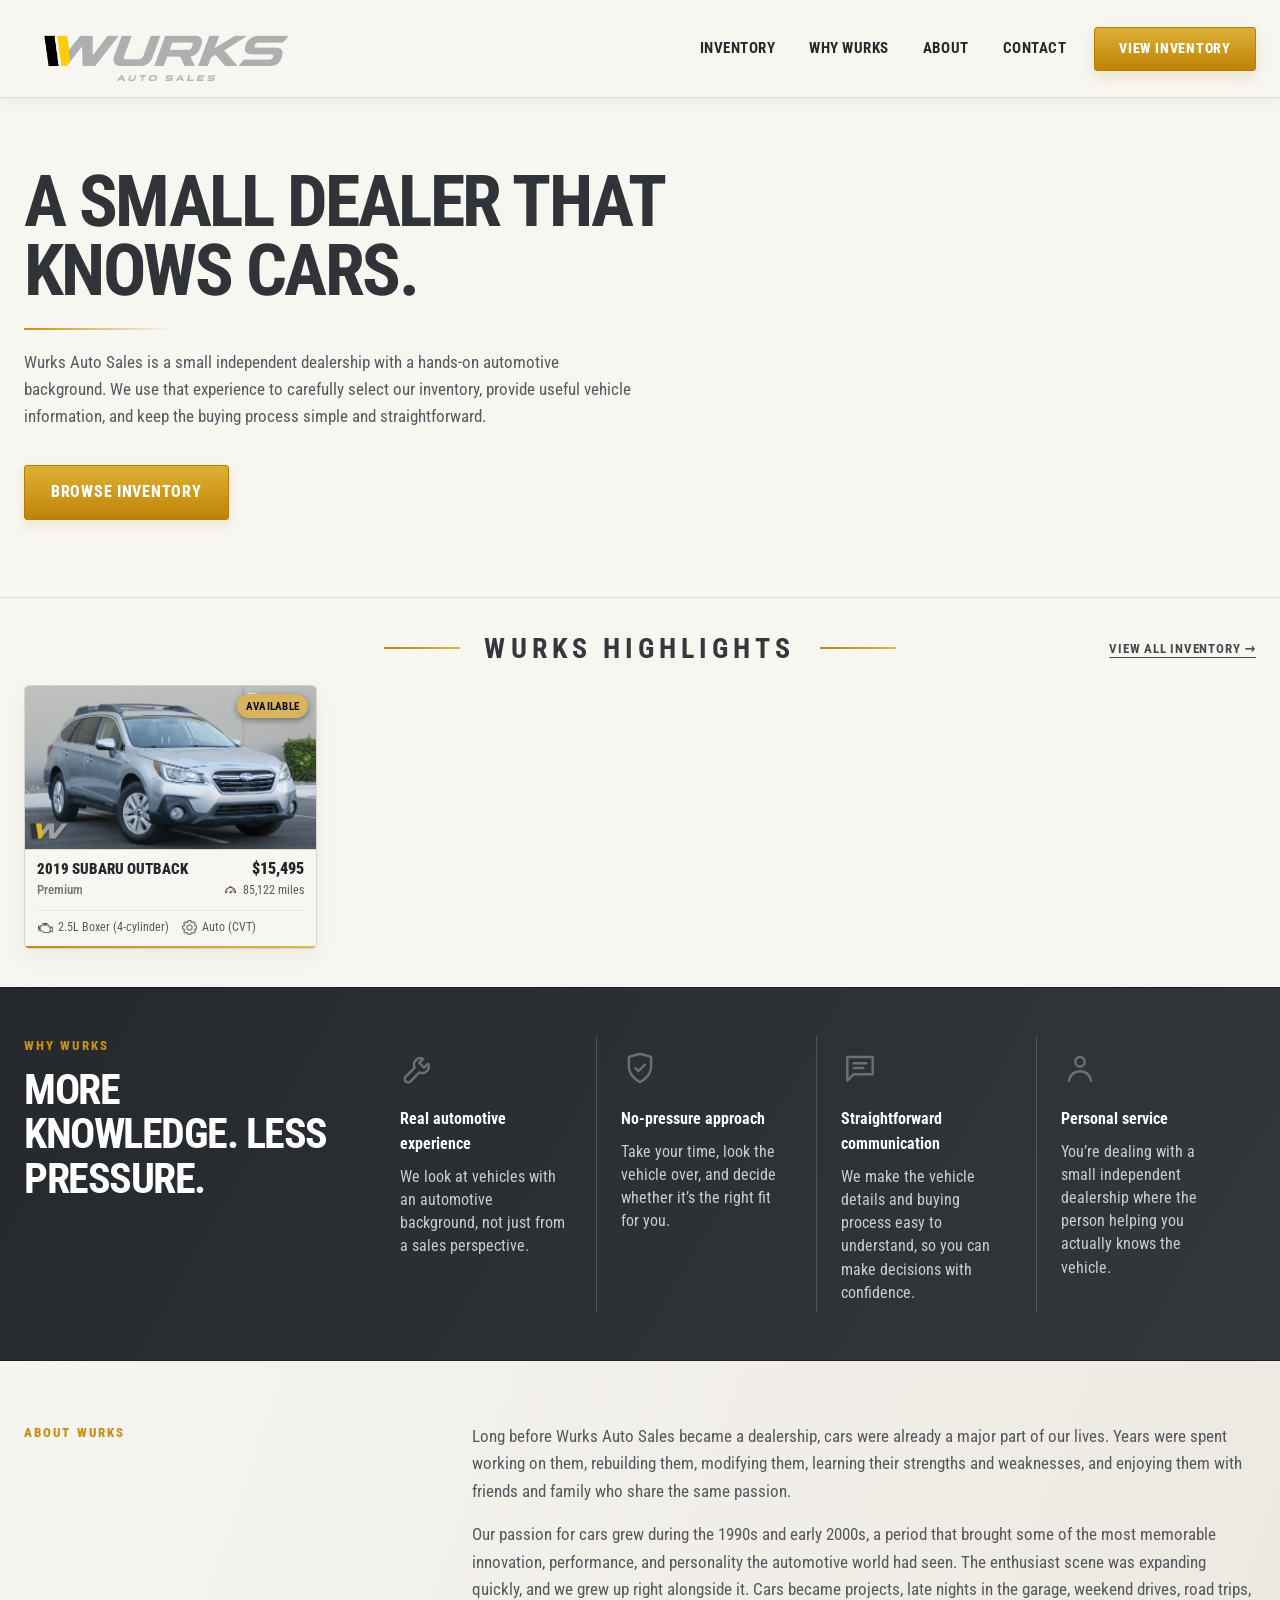
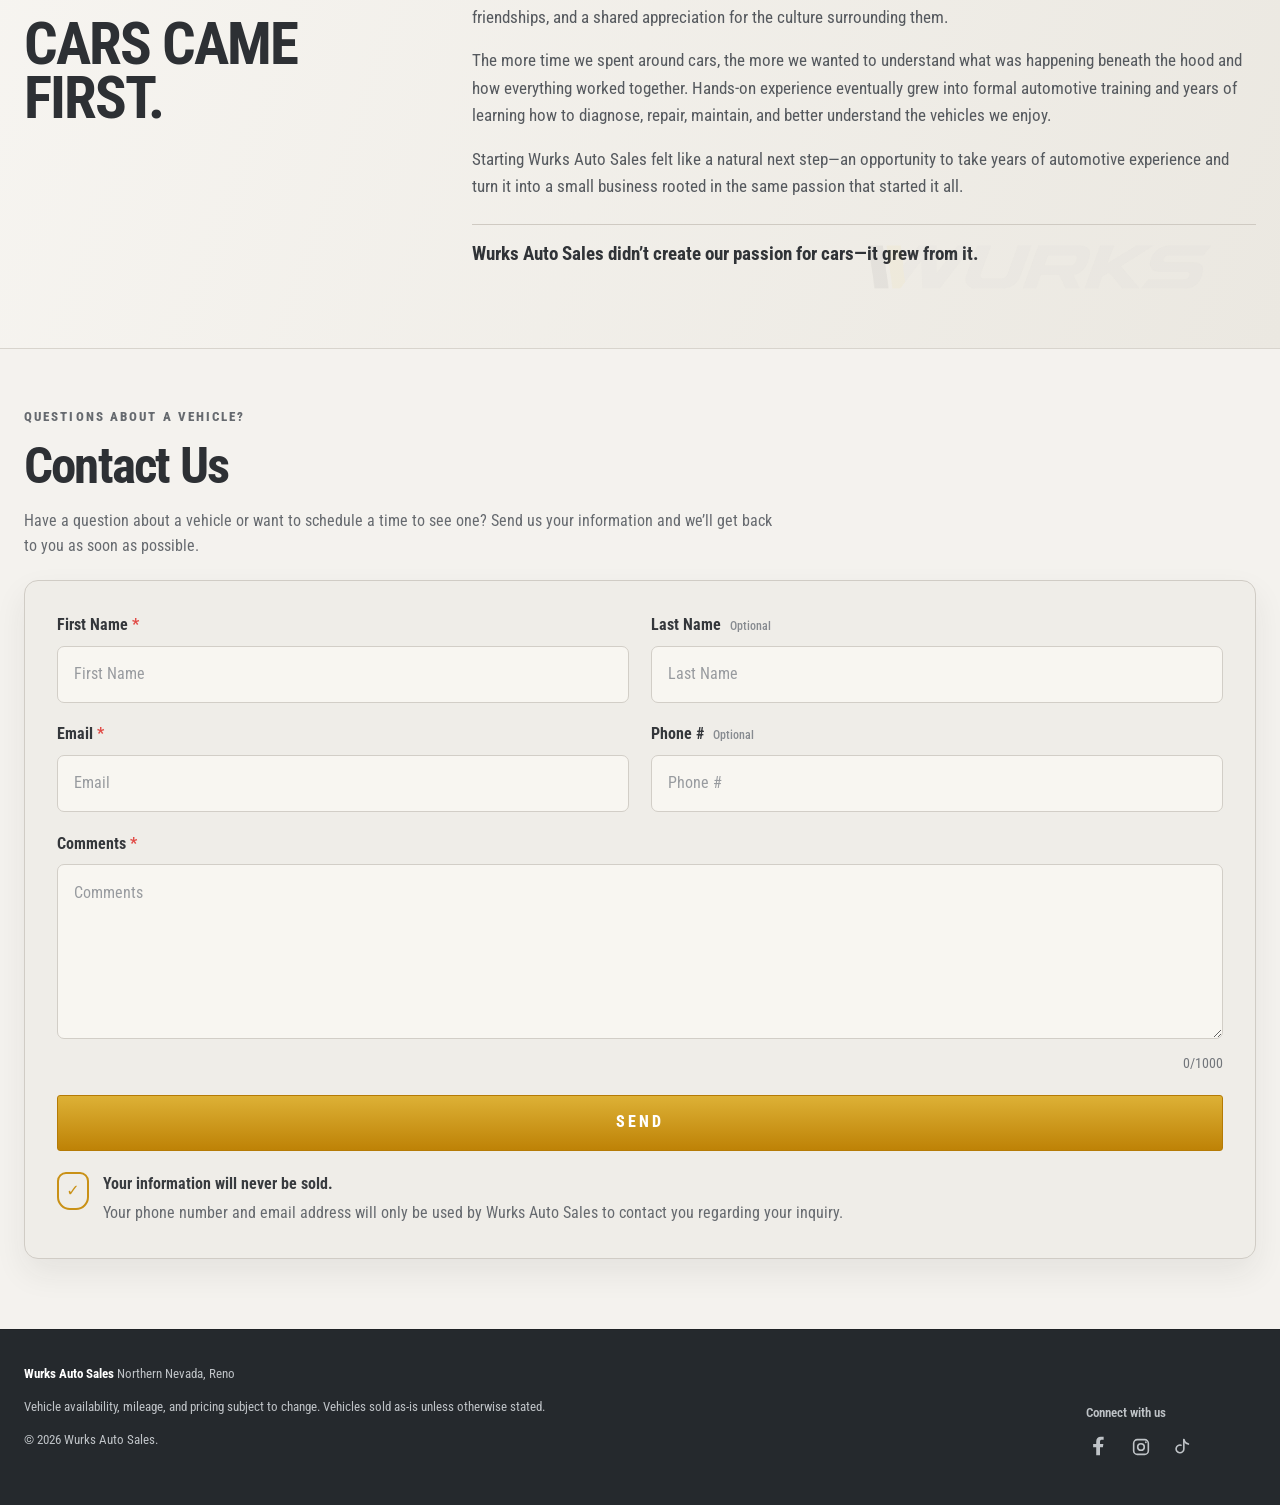
<file: index.html>
<!doctype html>
<html lang="en">
<head>
  <meta charset="utf-8" />
  <meta name="viewport" content="width=device-width, initial-scale=1" />
  <meta name="description" content="Wurks Auto Sales — straightforward used cars in Northern Nevada with transparent out-the-door pricing." />
  <title>Wurks Auto Sales | Northern Nevada Used Cars</title>
  <link rel="icon" type="image/png" sizes="32x32" href="images/favicon-32x32.png?v=7.3.6" />
  <link rel="icon" type="image/png" sizes="16x16" href="images/favicon-16x16.png?v=7.3.6" />
  <link rel="shortcut icon" href="images/favicon.ico?v=7.3.6" />
  <link rel="apple-touch-icon" sizes="180x180" href="images/apple-touch-icon.png?v=7.3.6" />
  <link rel="manifest" href="site.webmanifest?v=7.3.6" />
  <link rel="stylesheet" href="styles.css?v=7.4.2-social-video" />
  <link rel="preconnect" href="https://fonts.googleapis.com">
  <link rel="preconnect" href="https://fonts.gstatic.com" crossorigin>
  <link href="https://fonts.googleapis.com/css2?family=Roboto+Condensed:wght@400;500;600;700&display=swap" rel="stylesheet">
</head>
<body>
  <header class="site-header">
    <a class="brand brand-logo-link" href="index.html" aria-label="Wurks Auto Sales home">
      <span class="site-logo-stack"><img class="site-logo" src="images/wurks-auto-sales-logo.png?v=7.3.2-solid" alt="Wurks Auto Sales"><img class="site-logo-submark" src="images/wurks-auto-sales-submark.png?v=7.3.4" alt="" aria-hidden="true"></span>
    </a>
    <button class="menu-toggle" aria-expanded="false" aria-controls="nav">Menu</button>
    <nav id="nav" class="nav">
      <a href="inventory.html">Inventory</a>
      <a href="#why-wurks">Why Wurks</a>
      <a href="#about">About</a>
      <a href="#contact">Contact</a>
    </nav>
    <a class="header-cta" href="inventory.html">View Inventory</a>
  </header>

  <main>
    <section class="dealer-hero">
      <div class="dealer-hero-copy">
        <h1>A SMALL DEALER THAT KNOWS CARS.</h1>
        <p>Wurks Auto Sales is a small independent dealership with a hands-on automotive background. We use that experience to carefully select our inventory, provide useful vehicle information, and keep the buying process simple and straightforward.</p>
        <a class="button primary hero-cta" href="inventory.html">Browse Inventory</a>
      </div>
      <div class="dealer-hero-visual">
        <div id="hero-vehicle-image" class="hero-vehicle-image" aria-label="Featured vehicle">
          <div class="hero-vehicle-fallback">
            <img src="images/wurks-auto-sales-logo.png?v=7.3.2-solid" alt="">
            <span>Current inventory</span>
          </div>
        </div>
      </div>
    </section>

    <section class="section featured-section">
      <div class="section-heading-row">
        <div>
          <p class="eyebrow">Featured inventory</p>
          <h2>Wurks Highlights</h2>
        </div>
        <a href="inventory.html" class="text-link">View all inventory →</a>
      </div>
      <div id="featured-grid" class="featured-grid dealer-featured-grid"></div>
    </section>

    <section id="why-wurks" class="section why-section">
      <div class="why-panel">
        <div>
          <p class="eyebrow">Why Wurks</p>
          <h2>MORE KNOWLEDGE. LESS PRESSURE.</h2>
        </div>
        <div class="why-grid">
          <div><span class="why-icon" aria-hidden="true"><svg viewBox="0 0 24 24"><path d="M14.7 6.3a4 4 0 0 0-5.4 5.4L3.6 17.4a2 2 0 0 0 3 3l5.7-5.7a4 4 0 0 0 5.4-5.4l-2.5 2.5-3-3 2.5-2.5Z"/></svg></span><strong>Real automotive experience</strong><span>We look at vehicles with an automotive background, not just from a sales perspective.</span></div>
          <div><span class="why-icon" aria-hidden="true"><svg viewBox="0 0 24 24"><path d="M12 21s7-3.5 7-10V5l-7-2-7 2v6c0 6.5 7 10 7 10Z"/><path d="m9 12 2 2 4-4"/></svg></span><strong>No-pressure approach</strong><span>Take your time, look the vehicle over, and decide whether it’s the right fit for you.</span></div>
          <div><span class="why-icon" aria-hidden="true"><svg viewBox="0 0 24 24"><path d="M4 5h16v11H8l-4 4V5Z"/><path d="M8 9h8M8 12h6"/></svg></span><strong>Straightforward communication</strong><span>We make the vehicle details and buying process easy to understand, so you can make decisions with confidence.</span></div>
          <div><span class="why-icon" aria-hidden="true"><svg viewBox="0 0 24 24"><circle cx="12" cy="8" r="3"/><path d="M5 20c.8-4 3-6 7-6s6.2 2 7 6"/></svg></span><strong>Personal service</strong><span>You’re dealing with a small independent dealership where the person helping you actually knows the vehicle.</span></div>
        </div>
      </div>
    </section>

    <section id="about" class="section about-section">
      <p class="eyebrow">About Wurks</p>
      <h2>CARS CAME FIRST.</h2>
      <div class="about-copy">
        <p>Long before Wurks Auto Sales became a dealership, cars were already a major part of our lives. Years were spent working on them, rebuilding them, modifying them, learning their strengths and weaknesses, and enjoying them with friends and family who share the same passion.</p>

        <p>Our passion for cars grew during the 1990s and early 2000s, a period that brought some of the most memorable innovation, performance, and personality the automotive world had seen. The enthusiast scene was expanding quickly, and we grew up right alongside it. Cars became projects, late nights in the garage, weekend drives, road trips, friendships, and a shared appreciation for the culture surrounding them.</p>

        <p>The more time we spent around cars, the more we wanted to understand what was happening beneath the hood and how everything worked together. Hands-on experience eventually grew into formal automotive training and years of learning how to diagnose, repair, maintain, and better understand the vehicles we enjoy.</p>

        <p>Starting Wurks Auto Sales felt like a natural next step—an opportunity to take years of automotive experience and turn it into a small business rooted in the same passion that started it all.</p>

        <p class="about-closing"><strong>Wurks Auto Sales didn’t create our passion for cars—it grew from it.</strong></p>
      </div>
    </section>

    <section id="contact" class="section contact-section contact-form-section">
      <div class="contact-form-intro">
        <p class="eyebrow">Questions about a vehicle?</p>
        <h2>Contact Us</h2>
        <p>Have a question about a vehicle or want to schedule a time to see one? Send us your information and we’ll get back to you as soon as possible.</p>
      </div>

      <form id="contact-form" class="contact-submission-form" action="https://formsubmit.co/sales@wurksauto.com" method="POST">
        <input type="hidden" name="_subject" value="New Wurks Auto Sales Website Inquiry">
        <input type="hidden" name="_template" value="table">
        <input type="text" name="_honey" class="form-honeypot" tabindex="-1" autocomplete="off">

        <div class="contact-form-grid">
          <div class="form-field">
            <label for="contact-first-name">First Name <span class="required-mark">*</span></label>
            <input id="contact-first-name" name="First Name" type="text" placeholder="First Name" autocomplete="given-name" required>
          </div>
          <div class="form-field">
            <label for="contact-last-name">Last Name <span class="optional-label">Optional</span></label>
            <input id="contact-last-name" name="Last Name" type="text" placeholder="Last Name" autocomplete="family-name">
          </div>
          <div class="form-field">
            <label for="contact-email">Email <span class="required-mark">*</span></label>
            <input id="contact-email" name="email" type="email" placeholder="Email" autocomplete="email" required>
          </div>
          <div class="form-field">
            <label for="contact-phone">Phone # <span class="optional-label">Optional</span></label>
            <input id="contact-phone" name="Phone" type="tel" placeholder="Phone #" autocomplete="tel">
          </div>
          <div class="form-field form-field-full">
            <label for="contact-comments">Comments <span class="required-mark">*</span></label>
            <textarea id="contact-comments" name="Comments" placeholder="Comments" maxlength="1000" required></textarea>
            <div class="comment-count"><span id="comment-count">0</span>/1000</div>
          </div>
        </div>
        <button class="contact-submit-button" type="submit">Send</button>
        <div class="contact-privacy-note">
          <div class="privacy-shield" aria-hidden="true">✓</div>
          <div>
            <strong>Your information will never be sold.</strong>
            <p>Your phone number and email address will only be used by Wurks Auto Sales to contact you regarding your inquiry.</p>
          </div>
        </div>
      </form>
    </section>
  </main>

  <footer class="homepage-footer">
    <div class="footer-layout">
      <div class="footer-copy">
        <div><strong>Wurks Auto Sales</strong><span> Northern Nevada, Reno</span></div>
        <p>Vehicle availability, mileage, and pricing subject to change. Vehicles sold as-is unless otherwise stated.</p>
        <p>&copy; <span id="year"></span> Wurks Auto Sales.</p>
      </div>

      <div class="footer-social" aria-label="Social media">
        <div class="footer-social-title">Connect with us</div>
        <div class="footer-social-icons">
          <span class="footer-social-icon" aria-label="Facebook" title="Facebook">
            <svg viewBox="0 0 24 24" aria-hidden="true">
              <path d="M14.2 8.3h3.1V4.2c-.5-.1-2.2-.2-4.1-.2-4 0-6.7 2.4-6.7 6.9v3.8H2v4.6h4.5V31h5.5V19.3h4.2l.7-4.6H12v-3.3c0-1.3.4-3.1 2.2-3.1Z" transform="scale(.75) translate(4 -3)"></path>
            </svg>
          </span>

          <span class="footer-social-icon" aria-label="Instagram" title="Instagram">
            <svg viewBox="0 0 24 24" aria-hidden="true">
              <rect x="4" y="4" width="16" height="16" rx="4"></rect>
              <circle cx="12" cy="12" r="3.6"></circle>
              <circle class="social-dot" cx="17.3" cy="6.8" r="1"></circle>
            </svg>
          </span>

          <a class="footer-social-icon footer-social-link" href="https://vm.tiktok.com/ZP9SQeMcSucTW-l1Wd0/" target="_blank" rel="noopener noreferrer" aria-label="TikTok" title="TikTok">
            <svg viewBox="0 0 24 24" aria-hidden="true">
              <path d="M14 4v10.1a4.2 4.2 0 1 1-3.1-4.1"></path>
              <path d="M14 4c.8 2.7 2.4 4.2 5 4.8"></path>
            </svg>
          </a>
        </div>
      </div>
    </div>
  </footer>

  <template id="vehicle-template">
    <article class="vehicle-card">
      <div class="vehicle-photo">
        <span class="status"></span>
        <div class="photo-placeholder">Add Vehicle Photo</div>
      </div>
      <div class="vehicle-body">
        <div class="vehicle-title-row">
          <h3 class="vehicle-name"></h3>
          <strong class="vehicle-price"></strong>
        </div>
        <div class="vehicle-meta-row">
          <span class="vehicle-mileage"></span>
        </div>
        <div class="specs"></div>
        <p class="vehicle-desc"></p>
        <a class="button secondary details-button" href="#">View Details</a>
      </div>
    </article>
  </template>
  <script>
    document.write('<script src="inventory.js?v=' + Date.now() + '"><\/script>');
  </script>

<script src="script.js?v=7.4.2-social-video"></script>
</body>
</html>
</file>
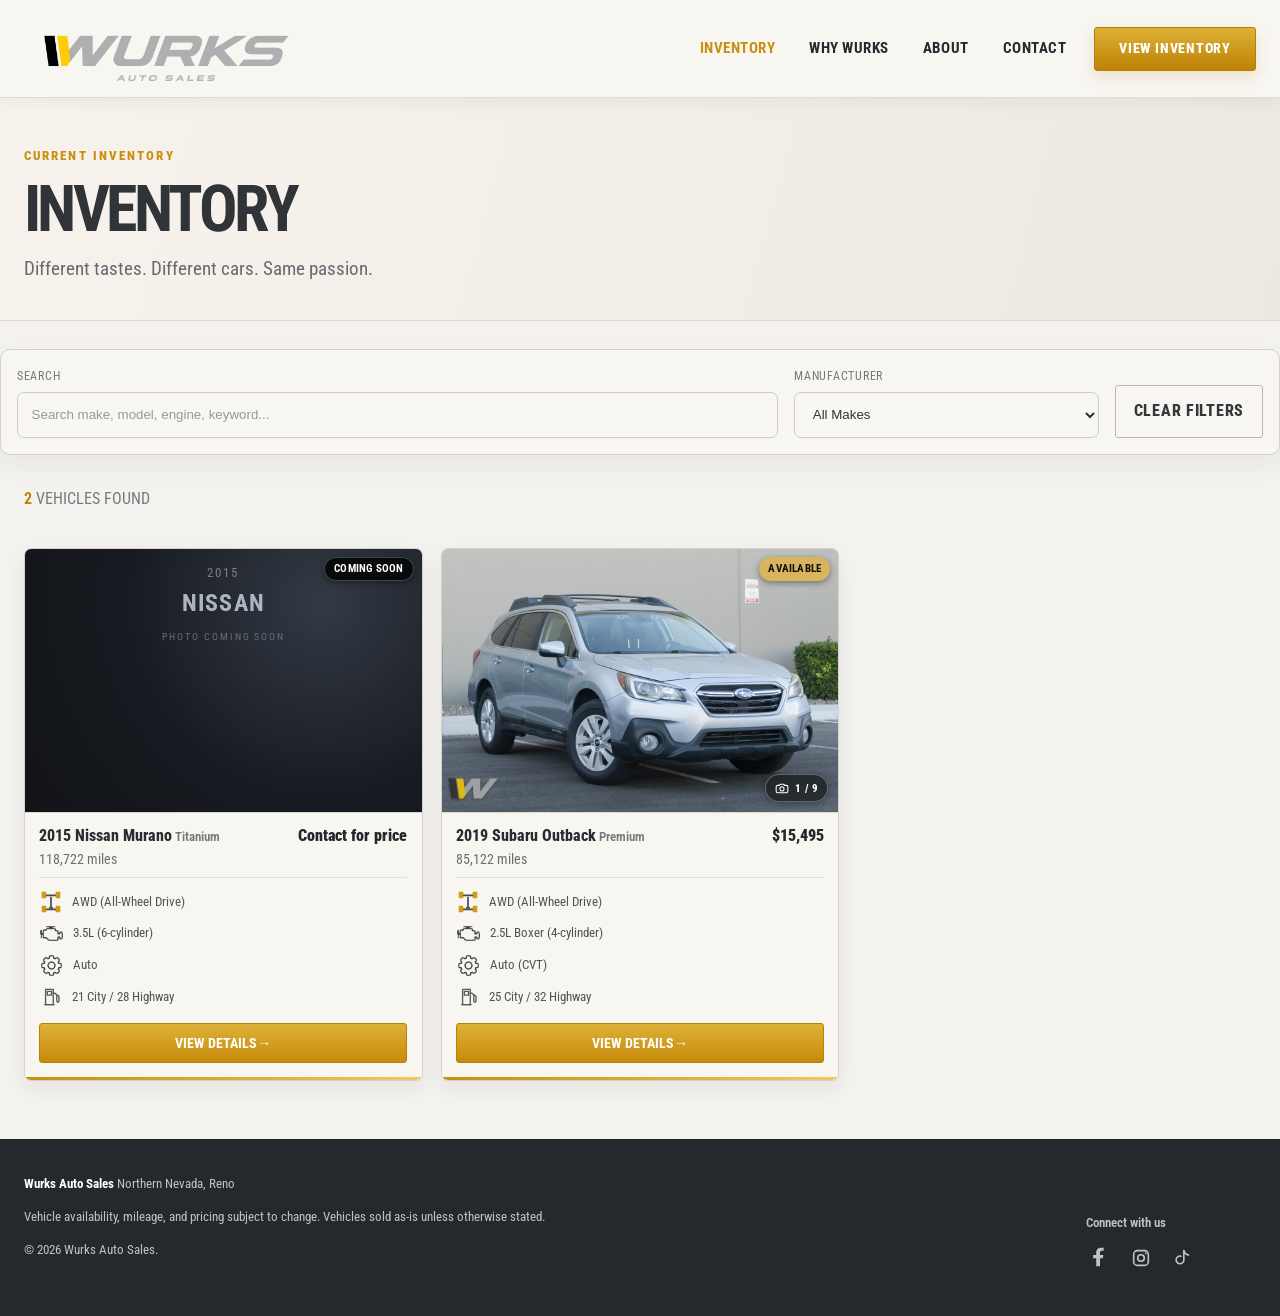
<file: inventory.html>
<!doctype html>
<html lang="en">
<head>
  <meta charset="utf-8" />
  <meta name="viewport" content="width=device-width, initial-scale=1" />
  <meta name="description" content="Browse current used vehicle inventory from Wurks Auto Sales in Northern Nevada." />
  <title>Inventory | Wurks Auto Sales</title>
  <link rel="icon" type="image/png" sizes="32x32" href="images/favicon-32x32.png?v=7.3.6" />
  <link rel="icon" type="image/png" sizes="16x16" href="images/favicon-16x16.png?v=7.3.6" />
  <link rel="shortcut icon" href="images/favicon.ico?v=7.3.6" />
  <link rel="apple-touch-icon" sizes="180x180" href="images/apple-touch-icon.png?v=7.3.6" />
  <link rel="manifest" href="site.webmanifest?v=7.3.6" />
  <link rel="stylesheet" href="styles.css?v=7.4.2-social-video" />
  <link rel="preconnect" href="https://fonts.googleapis.com">
  <link rel="preconnect" href="https://fonts.gstatic.com" crossorigin>
  <link href="https://fonts.googleapis.com/css2?family=Roboto+Condensed:wght@400;500;600;700&display=swap" rel="stylesheet">
</head>
<body>
  <header class="site-header">
    <a class="brand brand-logo-link" href="index.html" aria-label="Wurks Auto Sales home">
      <span class="site-logo-stack"><img class="site-logo" src="images/wurks-auto-sales-logo.png?v=7.3.2-solid" alt="Wurks Auto Sales"><img class="site-logo-submark" src="images/wurks-auto-sales-submark.png?v=7.3.4" alt="" aria-hidden="true"></span>
    </a>
    <button class="menu-toggle" aria-expanded="false" aria-controls="nav">Menu</button>
    <nav id="nav" class="nav">
      <a class="active" href="inventory.html">Inventory</a>
      <a href="index.html#why-wurks">Why Wurks</a>
      <a href="index.html#about">About</a>
      <a href="index.html#contact">Contact</a>
    </nav>
    <a class="header-cta" href="inventory.html">View Inventory</a>
  </header>

  <main class="inventory-page dealer-inventory-page">
    <section class="inventory-hero compact">
      <p class="eyebrow">Current inventory</p>
      <h1>Inventory</h1>
      <p>Different tastes. Different cars. Same passion.</p>
    </section>

    <section class="inventory-controls dealer-controls">
      <div class="search-wrap">
        <label for="inventory-search">Search</label>
        <input id="inventory-search" type="search" placeholder="Search make, model, engine, keyword...">
      </div>
      <div>
        <label for="make-filter">Manufacturer</label>
        <select id="make-filter">
          <option value="all">All Makes</option>
        </select>
      </div>
      <button id="clear-filters" class="button secondary clear-filter-button" type="button">Clear Filters</button>
    </section>

    <section class="inventory-results-head">
      <p><strong id="inventory-count">0</strong> vehicles found</p>
    </section>

    <section class="section inventory-list-section">
      <div id="inventory-grid" class="inventory-grid dealer-inventory-grid"></div>
      <div id="no-results" class="no-results" hidden>
        <h2>No vehicles match those filters.</h2>
        <p>Try another manufacturer or search term.</p>
      </div>
    </section>
  </main>

  <footer class="homepage-footer">
    <div class="footer-layout">
      <div class="footer-copy">
        <div><strong>Wurks Auto Sales</strong><span> Northern Nevada, Reno</span></div>
        <p>Vehicle availability, mileage, and pricing subject to change. Vehicles sold as-is unless otherwise stated.</p>
        <p>&copy; <span id="year"></span> Wurks Auto Sales.</p>
      </div>

      <div class="footer-social" aria-label="Social media">
        <div class="footer-social-title">Connect with us</div>
        <div class="footer-social-icons">
          <span class="footer-social-icon" aria-label="Facebook" title="Facebook">
            <svg viewBox="0 0 24 24" aria-hidden="true">
              <path d="M14.2 8.3h3.1V4.2c-.5-.1-2.2-.2-4.1-.2-4 0-6.7 2.4-6.7 6.9v3.8H2v4.6h4.5V31h5.5V19.3h4.2l.7-4.6H12v-3.3c0-1.3.4-3.1 2.2-3.1Z" transform="scale(.75) translate(4 -3)"></path>
            </svg>
          </span>

          <span class="footer-social-icon" aria-label="Instagram" title="Instagram">
            <svg viewBox="0 0 24 24" aria-hidden="true">
              <rect x="4" y="4" width="16" height="16" rx="4"></rect>
              <circle cx="12" cy="12" r="3.6"></circle>
              <circle class="social-dot" cx="17.3" cy="6.8" r="1"></circle>
            </svg>
          </span>

          <a class="footer-social-icon footer-social-link" href="https://vm.tiktok.com/ZP9SQeMcSucTW-l1Wd0/" target="_blank" rel="noopener noreferrer" aria-label="TikTok" title="TikTok">
            <svg viewBox="0 0 24 24" aria-hidden="true">
              <path d="M14 4v10.1a4.2 4.2 0 1 1-3.1-4.1"></path>
              <path d="M14 4c.8 2.7 2.4 4.2 5 4.8"></path>
            </svg>
          </a>
        </div>
      </div>
    </div>
  </footer>

  <template id="vehicle-template">
    <article class="vehicle-card">
      <div class="vehicle-photo">
        <span class="status"></span>
        <div class="photo-placeholder">Add Vehicle Photo</div>
      </div>
      <div class="vehicle-body">
        <div class="vehicle-title-row">
          <h3 class="vehicle-name"></h3>
          <strong class="vehicle-price"></strong>
        </div>
        <div class="vehicle-meta-row">
          <span class="vehicle-mileage"></span>
        </div>
        <div class="specs"></div>
        <p class="vehicle-desc"></p>
        <a class="button secondary details-button" href="#">View Details</a>
      </div>
    </article>
  </template>
  <script>
    document.write('<script src="inventory.js?v=' + Date.now() + '"><\/script>');
  </script>

<script src="script.js?v=7.4.2-social-video"></script>
</body>
</html>
</file>
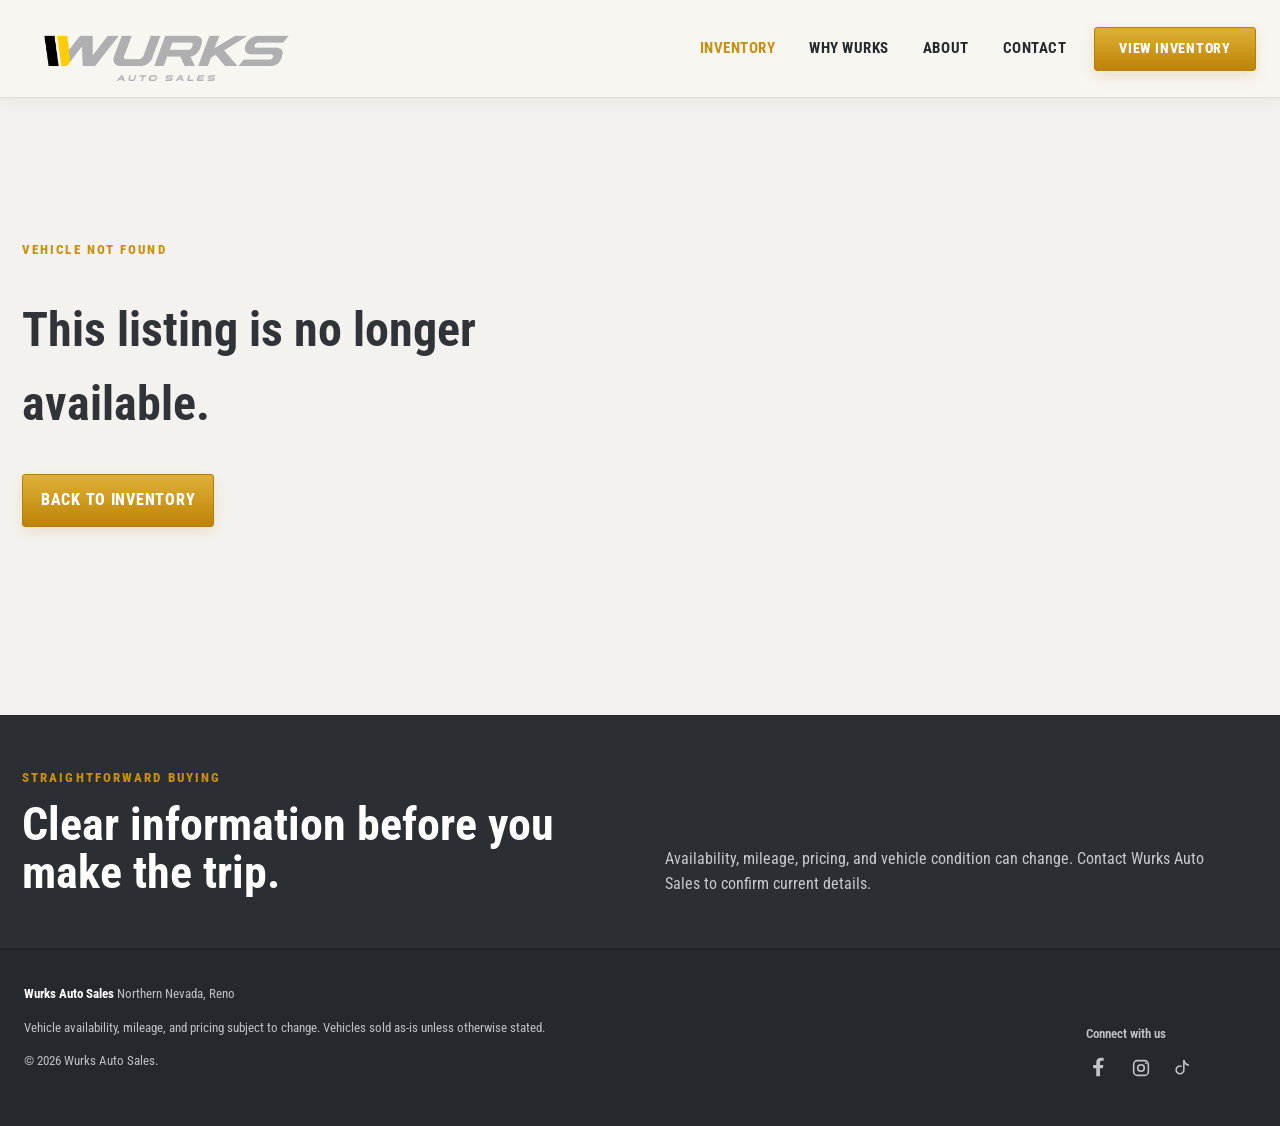
<file: vehicle.html>
<!doctype html>
<html lang="en">
<head>
  <meta charset="utf-8" />
  <meta name="viewport" content="width=device-width, initial-scale=1" />
  <meta name="description" content="Vehicle details from Wurks Auto Sales in Northern Nevada." />
  <title>Vehicle | Wurks Auto Sales</title>
  <link rel="icon" type="image/png" sizes="32x32" href="images/favicon-32x32.png?v=7.3.6" />
  <link rel="icon" type="image/png" sizes="16x16" href="images/favicon-16x16.png?v=7.3.6" />
  <link rel="shortcut icon" href="images/favicon.ico?v=7.3.6" />
  <link rel="apple-touch-icon" sizes="180x180" href="images/apple-touch-icon.png?v=7.3.6" />
  <link rel="manifest" href="site.webmanifest?v=7.3.6" />
  <link rel="preconnect" href="https://fonts.googleapis.com">
  <link rel="preconnect" href="https://fonts.gstatic.com" crossorigin>
  <link href="https://fonts.googleapis.com/css2?family=Roboto+Condensed:wght@400;500;600;700&display=swap" rel="stylesheet">
  <link rel="stylesheet" href="styles.css?v=7.4.2-social-video" />
</head>
<body>
  <header class="site-header">
    <a class="brand brand-logo-link" href="index.html" aria-label="Wurks Auto Sales home">
      <span class="site-logo-stack"><img class="site-logo" src="images/wurks-auto-sales-logo.png?v=7.3.2-solid" alt="Wurks Auto Sales"><img class="site-logo-submark" src="images/wurks-auto-sales-submark.png?v=7.3.4" alt="" aria-hidden="true"></span>
    </a>
    <button class="menu-toggle" aria-expanded="false" aria-controls="nav">Menu</button>
    <nav id="nav" class="nav">
      <a class="active" href="inventory.html">Inventory</a>
      <a href="index.html#why-wurks">Why Wurks</a>
      <a href="index.html#about">About</a>
      <a href="index.html#contact">Contact</a>
    </nav>
    <a class="header-cta" href="inventory.html">View Inventory</a>
  </header>

  <main id="vehicle-detail" class="vehicle-detail-page">
    <div class="detail-breadcrumb"><a href="index.html">Home</a><span>›</span><a href="inventory.html">Inventory</a><span>›</span><span id="detail-breadcrumb-name">Vehicle</span></div>
    <section class="detail-layout dealer-detail-layout">
      <div class="detail-gallery dealer-detail-gallery">
        <div id="detail-main-photo" class="detail-main-photo">
          <button id="detail-photo-prev" class="detail-photo-arrow detail-photo-prev" type="button" aria-label="Previous vehicle photo"><svg class="photo-arrow-icon" viewBox="0 0 24 24" aria-hidden="true"><path d="M15 5l-7 7 7 7"></path></svg></button>
          <button id="detail-photo-next" class="detail-photo-arrow detail-photo-next" type="button" aria-label="Next vehicle photo"><svg class="photo-arrow-icon" viewBox="0 0 24 24" aria-hidden="true"><path d="M9 5l7 7-7 7"></path></svg></button>
        </div>
                <div id="detail-thumbnails" class="detail-thumbnails"></div>
        <section id="detail-video-section" class="detail-video-section" hidden aria-labelledby="detail-video-title">
          <div class="detail-video-heading">
            <p class="eyebrow">Vehicle video</p>
            <h2 id="detail-video-title">See the video for this vehicle</h2>
          </div>
          <div id="detail-video-links" class="detail-video-links"></div>
        </section>
      </div>
      <div class="detail-summary dealer-detail-summary">
        <p id="detail-kicker" class="eyebrow"></p>
        <div id="detail-status-banner" class="detail-status-banner" hidden></div>
        <h1 id="detail-name"></h1>
        <strong id="detail-price" class="detail-price"></strong>
        <div id="detail-vin-wrap" class="detail-vin-bar" hidden>
          <span class="detail-vin-label">VIN</span>
          <strong id="detail-vin"></strong>
        </div>

        <div class="detail-spec-grid">
          <div><span>Mileage</span><strong id="detail-miles"></strong></div>
          <div><span>Title</span><strong id="detail-title"></strong></div>
          <div><span>Drivetrain</span><strong id="detail-drive"></strong></div>
          <div><span>Engine</span><strong id="detail-engine"></strong></div>
          <div><span>Transmission</span><strong id="detail-transmission"></strong></div>
          <div><span>Fuel Economy</span><strong id="detail-fuel-economy"></strong></div>
        </div>
        <p id="detail-description" class="detail-description"></p>
        <div class="disclosure-box"><span>Vehicle notes</span><p id="detail-note"></p></div>
        <div class="detail-actions">
          <a id="detail-contact" class="button primary" href="index.html#contact">Ask About This Vehicle</a>
          <a id="detail-keep-shopping" class="button secondary" href="inventory.html">Keep Shopping</a>
        </div>
      </div>
    </section>
  </main>

  <section class="buyer-banner">
    <div><p class="eyebrow">Straightforward buying</p><h2>Clear information before you make the trip.</h2></div>
    <p>Availability, mileage, pricing, and vehicle condition can change. Contact Wurks Auto Sales to confirm current details.</p>
  </section>

  <footer class="homepage-footer">
    <div class="footer-layout">
      <div class="footer-copy">
        <div><strong>Wurks Auto Sales</strong><span> Northern Nevada, Reno</span></div>
        <p>Vehicle availability, mileage, and pricing subject to change. Vehicles sold as-is unless otherwise stated.</p>
        <p>&copy; <span id="year"></span> Wurks Auto Sales.</p>
      </div>

      <div class="footer-social" aria-label="Social media">
        <div class="footer-social-title">Connect with us</div>
        <div class="footer-social-icons">
          <span class="footer-social-icon" aria-label="Facebook" title="Facebook">
            <svg viewBox="0 0 24 24" aria-hidden="true">
              <path d="M14.2 8.3h3.1V4.2c-.5-.1-2.2-.2-4.1-.2-4 0-6.7 2.4-6.7 6.9v3.8H2v4.6h4.5V31h5.5V19.3h4.2l.7-4.6H12v-3.3c0-1.3.4-3.1 2.2-3.1Z" transform="scale(.75) translate(4 -3)"></path>
            </svg>
          </span>

          <span class="footer-social-icon" aria-label="Instagram" title="Instagram">
            <svg viewBox="0 0 24 24" aria-hidden="true">
              <rect x="4" y="4" width="16" height="16" rx="4"></rect>
              <circle cx="12" cy="12" r="3.6"></circle>
              <circle class="social-dot" cx="17.3" cy="6.8" r="1"></circle>
            </svg>
          </span>

          <a class="footer-social-icon footer-social-link" href="https://vm.tiktok.com/ZP9SQeMcSucTW-l1Wd0/" target="_blank" rel="noopener noreferrer" aria-label="TikTok" title="TikTok">
            <svg viewBox="0 0 24 24" aria-hidden="true">
              <path d="M14 4v10.1a4.2 4.2 0 1 1-3.1-4.1"></path>
              <path d="M14 4c.8 2.7 2.4 4.2 5 4.8"></path>
            </svg>
          </a>
        </div>
      </div>
    </div>
  </footer>
  <script>
    document.write('<script src="inventory.js?v=' + Date.now() + '"><\/script>');
  </script>
<div id="vehicle-inquiry-modal" class="vehicle-inquiry-modal" hidden>
    <div class="vehicle-inquiry-backdrop"></div>
    <div class="vehicle-inquiry-dialog" role="dialog" aria-modal="true" aria-labelledby="vehicle-inquiry-title">
      <button id="vehicle-inquiry-close" class="vehicle-inquiry-close" type="button" aria-label="Close inquiry form">×</button>

      <p class="eyebrow">Vehicle inquiry</p>
      <h2 id="vehicle-inquiry-title">Ask About This Vehicle</h2>
      <p id="vehicle-inquiry-vehicle" class="vehicle-inquiry-vehicle"></p>

      <form id="vehicle-inquiry-form" class="vehicle-inquiry-form">
        <input type="text" name="_honey" class="form-honeypot" tabindex="-1" autocomplete="off">
        <input type="hidden" id="vehicle-inquiry-listing" name="Vehicle">

        <div class="vehicle-inquiry-grid">
          <div class="form-field">
            <label for="vehicle-inquiry-first">First Name <span class="required-mark">*</span></label>
            <input id="vehicle-inquiry-first" name="First Name" type="text" placeholder="First Name" autocomplete="given-name" required>
          </div>

          <div class="form-field">
            <label for="vehicle-inquiry-last">Last Name <span class="optional-label">Optional</span></label>
            <input id="vehicle-inquiry-last" name="Last Name" type="text" placeholder="Last Name" autocomplete="family-name">
          </div>

          <div class="form-field">
            <label for="vehicle-inquiry-email">Email <span class="required-mark">*</span></label>
            <input id="vehicle-inquiry-email" name="email" type="email" placeholder="Email" autocomplete="email" required>
          </div>

          <div class="form-field">
            <label for="vehicle-inquiry-phone">Phone # <span class="optional-label">Optional</span></label>
            <input id="vehicle-inquiry-phone" name="Phone" type="tel" placeholder="Phone #" autocomplete="tel">
          </div>

          <div class="form-field form-field-full">
            <label for="vehicle-inquiry-comments">Comments <span class="required-mark">*</span></label>
            <textarea id="vehicle-inquiry-comments" name="Comments" maxlength="1000" required>I'm interested in this vehicle. Please contact me with more information.</textarea>
            <div class="comment-count"><span id="vehicle-inquiry-count">66</span>/1000</div>
          </div>
        </div>

        <button id="vehicle-inquiry-submit" class="contact-submit-button" type="submit">Send Inquiry</button>

        <div class="contact-privacy-note compact-privacy-note">
          <div class="privacy-shield" aria-hidden="true">✓</div>
          <div>
            <strong>Your information will never be sold.</strong>
            <p>Your phone number and email address will only be used by Wurks Auto Sales to contact you regarding this inquiry.</p>
          </div>
        </div>
      </form>
    </div>
  </div>


<script src="script.js?v=7.4.3-mobile-tiktok-fix"></script></body>
</html>
</file>
<file: styles.css>
:root{--bg:#0d0f12;--panel:#15181d;--soft:#20242b;--text:#f5f7fa;--muted:#a8afb9;--line:#2b3038;--accent:#f4b942;--max:1180px}*{box-sizing:border-box}html{scroll-behavior:smooth}body{margin:0;font-family:Inter,ui-sans-serif,system-ui,-apple-system,BlinkMacSystemFont,"Segoe UI",sans-serif;background:var(--bg);color:var(--text);line-height:1.55}a{color:inherit;text-decoration:none}.site-header{position:sticky;top:0;z-index:10;display:flex;align-items:center;justify-content:space-between;padding:16px max(22px,calc((100vw - var(--max))/2));background:rgba(13,15,18,.92);backdrop-filter:blur(12px);border-bottom:1px solid var(--line)}.brand{display:flex;align-items:center;gap:12px}.brand-mark{display:grid;place-items:center;width:42px;height:42px;border:2px solid var(--accent);font-weight:900;font-size:22px;transform:skew(-7deg)}.brand strong,.brand span{display:block}.brand span{font-size:12px;color:var(--muted);letter-spacing:.08em;text-transform:uppercase}.nav{display:flex;gap:24px;font-size:14px}.nav a:hover{color:var(--accent)}.menu-toggle{display:none}.hero,.section,footer{max-width:var(--max);margin:auto}.hero{min-height:74vh;display:grid;grid-template-columns:1.2fr .8fr;gap:70px;align-items:center;padding:90px 22px}.eyebrow{text-transform:uppercase;letter-spacing:.16em;font-size:12px;font-weight:800;color:var(--accent);margin:0 0 12px}.hero h1{font-size:clamp(44px,7vw,82px);line-height:.98;letter-spacing:-.055em;margin:0;max-width:820px}.hero-text{max-width:720px;font-size:19px;color:var(--muted);margin:24px 0 0}.actions{display:flex;gap:12px;margin-top:32px;flex-wrap:wrap}.button{display:inline-flex;align-items:center;justify-content:center;border-radius:8px;padding:13px 18px;font-weight:800;border:1px solid var(--line);cursor:pointer;font:inherit}.button.primary{background:var(--accent);color:#151515;border-color:var(--accent)}.button.secondary{background:transparent;color:var(--text)}.button:hover{transform:translateY(-1px)}.hero-card{background:linear-gradient(145deg,#1b1f25,#111317);padding:34px;border:1px solid var(--line);border-radius:18px;box-shadow:0 20px 70px rgba(0,0,0,.28)}.hero-card-label{font-size:12px;color:var(--muted);text-transform:uppercase;letter-spacing:.12em}.hero-card>strong{display:block;font-size:30px;line-height:1.1;margin:10px 0}.hero-card p{color:var(--muted)}.mini-grid{display:grid;grid-template-columns:1fr 1fr;margin-top:28px;border-top:1px solid var(--line);border-left:1px solid var(--line)}.mini-grid span{padding:16px;border-right:1px solid var(--line);border-bottom:1px solid var(--line);color:var(--muted)}.mini-grid b{color:var(--text)}.section{padding:88px 22px}.section.muted{max-width:none;padding-left:max(22px,calc((100vw - var(--max))/2));padding-right:max(22px,calc((100vw - var(--max))/2));background:var(--panel);border-block:1px solid var(--line)}.section-heading{display:flex;justify-content:space-between;gap:30px;align-items:end;margin-bottom:34px}.section h2{font-size:clamp(32px,4vw,52px);line-height:1.05;letter-spacing:-.035em;margin:0}.section-heading>p{max-width:520px;color:var(--muted);margin:0}.inventory-grid{display:grid;grid-template-columns:repeat(2,minmax(0,1fr));gap:20px}.vehicle-card{overflow:hidden;background:var(--panel);border:1px solid var(--line);border-radius:16px}.vehicle-photo{height:280px;background:radial-gradient(circle at 75% 20%,#333a45,#171a20 55%,#111317);position:relative;display:grid;place-items:center}.photo-placeholder{color:#7f8792;border:1px dashed #555d68;padding:14px 18px;border-radius:8px}.status{position:absolute;left:16px;top:16px;background:var(--accent);color:#111;padding:6px 10px;border-radius:999px;font-size:11px;font-weight:900;text-transform:uppercase;letter-spacing:.08em}.vehicle-body{padding:22px}.vehicle-top{display:flex;justify-content:space-between;gap:16px}.vehicle-kicker{font-size:12px;text-transform:uppercase;letter-spacing:.12em;color:var(--muted);margin:0 0 6px}.vehicle-name{font-size:26px;line-height:1.1;margin:0}.vehicle-price{font-size:22px;white-space:nowrap}.specs{display:flex;gap:8px;flex-wrap:wrap;margin:18px 0}.specs span{font-size:12px;padding:6px 9px;background:var(--soft);border:1px solid var(--line);border-radius:999px;color:#c9ced5}.vehicle-desc,.about-copy,.contact-section p{color:var(--muted)}.details-button{width:100%;margin-top:8px}.feature-grid{display:grid;grid-template-columns:repeat(3,1fr);gap:18px}.feature-grid article{padding:26px;border:1px solid var(--line);border-radius:14px;background:#111317}.feature-grid span{color:var(--accent);font-weight:900}.feature-grid h3{font-size:23px;margin:26px 0 10px}.feature-grid p{color:var(--muted);margin:0}.about-grid{display:grid;grid-template-columns:.9fr 1.1fr;gap:70px}.about-copy{font-size:19px}.contact-section{display:grid;grid-template-columns:1fr 1fr;gap:50px}.contact-card{border:1px solid var(--line);border-radius:16px;overflow:hidden}.contact-card a,.contact-card div{display:flex;justify-content:space-between;gap:20px;padding:22px;border-bottom:1px solid var(--line)}.contact-card>*:last-child{border-bottom:0}.contact-card span{color:var(--muted)}.contact-card a:hover{background:var(--panel)}footer{padding:32px 22px 55px;border-top:1px solid var(--line);color:var(--muted);font-size:13px}footer strong{color:var(--text)}dialog{max-width:620px;width:calc(100% - 32px);background:#14171c;color:var(--text);border:1px solid var(--line);border-radius:16px;padding:34px}dialog::backdrop{background:rgba(0,0,0,.75)}.dialog-close{position:absolute;right:16px;top:12px;background:none;border:0;color:var(--text);font-size:30px;cursor:pointer}.dialog-note{color:var(--muted);padding:14px;background:var(--soft);border-radius:8px}@media(max-width:760px){.menu-toggle{display:block;background:none;color:var(--text);border:1px solid var(--line);border-radius:7px;padding:8px 10px}.nav{display:none;position:absolute;top:75px;left:0;right:0;background:var(--bg);padding:20px 22px;border-bottom:1px solid var(--line);flex-direction:column}.nav.open{display:flex}.hero{grid-template-columns:1fr;min-height:auto;padding-top:65px;gap:35px}.hero-card{padding:24px}.inventory-grid,.feature-grid,.about-grid,.contact-section{grid-template-columns:1fr}.section-heading{align-items:start;flex-direction:column}.vehicle-photo{height:220px}.vehicle-top{flex-direction:column}.contact-card a,.contact-card div{flex-direction:column;gap:3px}.about-grid{gap:24px}}

/* Featured inventory and full inventory page */
.heading-actions{max-width:520px}.heading-actions p{color:var(--muted);margin:0 0 9px}.text-link{color:var(--accent);font-weight:800;font-size:14px}.text-link:hover{text-decoration:underline}.featured-grid{grid-template-columns:repeat(2,minmax(0,1fr))}.inventory-hero{max-width:var(--max);margin:auto;padding:82px 22px 34px}.inventory-hero h1{font-size:clamp(48px,7vw,82px);line-height:.98;letter-spacing:-.055em;margin:0}.inventory-hero>p:last-child{max-width:720px;color:var(--muted);font-size:18px;margin:22px 0 0}.inventory-page-section{padding-top:28px}.inventory-toolbar{display:grid;grid-template-columns:minmax(190px,260px) minmax(260px,1fr) auto;gap:14px;align-items:end;margin-bottom:28px;padding:18px;background:var(--panel);border:1px solid var(--line);border-radius:14px}.filter-group{display:flex;flex-direction:column;gap:7px}.filter-group label{font-size:11px;text-transform:uppercase;letter-spacing:.11em;color:var(--muted);font-weight:800}.filter-group select,.filter-group input{width:100%;height:46px;padding:0 13px;border-radius:8px;border:1px solid var(--line);background:var(--bg);color:var(--text);font:inherit;outline:none}.filter-group select:focus,.filter-group input:focus{border-color:var(--accent)}.filter-group input::placeholder{color:#747c87}.inventory-count{height:46px;min-width:132px;display:flex;flex-direction:column;justify-content:center;padding:0 14px;border-left:1px solid var(--line)}.inventory-count strong{font-size:19px;line-height:1}.inventory-count span{font-size:11px;color:var(--muted);margin-top:4px}.inventory-grid-three{grid-template-columns:repeat(3,minmax(0,1fr));gap:18px}.inventory-grid-three .vehicle-photo{height:215px}.inventory-grid-three .vehicle-body{padding:18px}.inventory-grid-three .vehicle-name{font-size:22px}.inventory-grid-three .vehicle-price{font-size:18px}.inventory-grid-three .vehicle-top{flex-direction:column;gap:7px}.inventory-grid-three .vehicle-desc{display:-webkit-box;-webkit-line-clamp:3;-webkit-box-orient:vertical;overflow:hidden}.no-results{text-align:center;padding:70px 20px;border:1px dashed var(--line);border-radius:14px}.no-results h2{font-size:30px;margin:0 0 8px}.no-results p{color:var(--muted);margin:0 0 20px}.nav a.active{color:var(--accent)}

@media(max-width:980px){.inventory-grid-three{grid-template-columns:repeat(2,minmax(0,1fr))}.inventory-toolbar{grid-template-columns:1fr 1fr}.inventory-count{grid-column:1/-1;border-left:0;border-top:1px solid var(--line);padding:12px 0 0;height:auto}}
@media(max-width:760px){.featured-grid,.inventory-grid-three{grid-template-columns:1fr}.inventory-toolbar{grid-template-columns:1fr}.inventory-count{grid-column:auto}.inventory-hero{padding-top:56px}.heading-actions{max-width:none}}

/* v3 polish: richer vehicle cards + dedicated detail pages */
.vehicle-card{transition:transform .18s ease,border-color .18s ease,box-shadow .18s ease}.vehicle-card:hover{transform:translateY(-3px);border-color:#3b424d;box-shadow:0 18px 45px rgba(0,0,0,.2)}.vehicle-photo{background-size:cover;background-position:center;overflow:hidden}.vehicle-photo.has-image:after,.detail-main-photo.has-image:after{content:"";position:absolute;inset:0;background:linear-gradient(to bottom,transparent 55%,rgba(0,0,0,.24))}.photo-placeholder{border:0;text-align:center;display:flex;flex-direction:column;gap:2px;text-transform:uppercase;letter-spacing:.12em}.photo-placeholder span{font-size:13px;color:#777f8a}.photo-placeholder strong{font-size:24px;color:#aeb5bf;letter-spacing:.05em}.photo-placeholder small{font-size:10px;color:#666e78;margin-top:5px}.featured-badge{position:absolute;z-index:2;right:16px;top:16px;background:#111317dd;border:1px solid #4c535d;border-radius:999px;padding:6px 10px;font-size:10px;font-weight:900;text-transform:uppercase;letter-spacing:.09em}.status{z-index:2}.status.coming-soon-status{background:#4b515a;color:#fff}.details-button{position:relative}.details-button:after{content:" →"}.inventory-grid-three .vehicle-card{display:flex;flex-direction:column}.inventory-grid-three .vehicle-body{display:flex;flex:1;flex-direction:column}.inventory-grid-three .vehicle-desc{flex:1}.inventory-toolbar{position:sticky;top:83px;z-index:5;box-shadow:0 8px 25px rgba(0,0,0,.15)}
.vehicle-detail-page{max-width:var(--max);margin:auto;padding:42px 22px 88px}.back-link{display:inline-block;color:var(--muted);font-weight:700;font-size:14px;margin:8px 0 28px}.back-link:hover{color:var(--accent)}.detail-layout{display:grid;grid-template-columns:minmax(0,1.15fr) minmax(360px,.85fr);gap:48px;align-items:start}.detail-gallery{min-width:0}.detail-main-photo{height:540px;position:relative;border:1px solid var(--line);border-radius:18px;background:radial-gradient(circle at 75% 20%,#333a45,#171a20 55%,#111317);background-size:cover;background-position:center;display:grid;place-items:center;overflow:hidden}.detail-placeholder{text-align:center;display:flex;flex-direction:column;text-transform:uppercase;letter-spacing:.13em}.detail-placeholder span{color:#777f8a;font-size:18px}.detail-placeholder strong{font-size:42px;color:#b5bbc3}.detail-placeholder small{color:#6f7680;font-size:11px;margin-top:8px}.detail-thumbnails{display:grid;grid-template-columns:repeat(5,1fr);gap:10px;margin-top:12px}.thumb{aspect-ratio:4/3;border:2px solid transparent;border-radius:9px;background-size:cover;background-position:center;cursor:pointer;opacity:.72}.thumb:hover,.thumb.active{opacity:1;border-color:var(--accent)}.detail-summary{position:sticky;top:110px}.detail-summary h1{font-size:clamp(40px,5vw,64px);line-height:.98;letter-spacing:-.045em;margin:0 0 16px}.detail-price{display:block;font-size:30px;color:var(--accent);margin-bottom:26px}.detail-spec-grid{display:grid;grid-template-columns:repeat(3,1fr);border:1px solid var(--line);border-radius:12px;overflow:hidden;margin-bottom:28px}.detail-spec-grid div{padding:16px;border-right:1px solid var(--line)}.detail-spec-grid div:last-child{border-right:0}.detail-spec-grid span,.disclosure-box>span{display:block;color:var(--muted);font-size:10px;text-transform:uppercase;letter-spacing:.12em;font-weight:800;margin-bottom:4px}.detail-spec-grid strong{font-size:14px}.detail-description{color:#c9ced5;font-size:18px}.disclosure-box{margin:24px 0;background:var(--panel);border:1px solid var(--line);border-radius:12px;padding:18px}.disclosure-box p{color:var(--muted);margin:0}.detail-actions{display:flex;gap:10px;flex-wrap:wrap}.detail-not-found{padding:100px 0}.detail-not-found h1{font-size:48px;max-width:650px}.buyer-banner{max-width:none;padding:52px max(22px,calc((100vw - var(--max))/2));background:var(--panel);border-block:1px solid var(--line);display:grid;grid-template-columns:1fr 1fr;gap:50px;align-items:end}.buyer-banner h2{font-size:clamp(30px,4vw,46px);margin:0;line-height:1.05}.buyer-banner>p{color:var(--muted);margin:0;max-width:560px}
@media(max-width:900px){.detail-layout{grid-template-columns:1fr}.detail-summary{position:static}.detail-main-photo{height:480px}.buyer-banner{grid-template-columns:1fr;gap:20px}}
@media(max-width:760px){.inventory-toolbar{position:static}.vehicle-detail-page{padding-top:28px}.detail-main-photo{height:330px}.detail-spec-grid{grid-template-columns:1fr}.detail-spec-grid div{border-right:0;border-bottom:1px solid var(--line)}.detail-spec-grid div:last-child{border-bottom:0}.detail-actions{flex-direction:column}.detail-actions .button{width:100%}.detail-thumbnails{grid-template-columns:repeat(4,1fr)}}

/* v4.1 inventory photo browsing: arrows + picture count only on inventory cards */
.inventory-grid-three .vehicle-photo .photo-count{position:absolute;right:12px;bottom:12px;z-index:3;display:flex;align-items:center;gap:5px;padding:6px 9px;border-radius:999px;background:rgba(10,12,15,.82);border:1px solid rgba(255,255,255,.16);color:#fff;font-size:11px;font-weight:800;line-height:1;backdrop-filter:blur(7px)}
.card-photo-arrow{position:absolute;z-index:4;top:50%;transform:translateY(-50%);width:38px;height:38px;border:1px solid rgba(255,255,255,.25);border-radius:50%;display:grid;place-items:center;background:rgba(10,12,15,.7);color:#fff;font-size:29px;line-height:1;cursor:pointer;opacity:0;transition:opacity .16s ease,background .16s ease}
.card-photo-prev{left:10px}.card-photo-next{right:10px}.inventory-grid-three .vehicle-photo:hover .card-photo-arrow,.card-photo-arrow:focus-visible{opacity:1}.card-photo-arrow:hover{background:rgba(10,12,15,.94)}
@media(max-width:760px){.card-photo-arrow{opacity:1;width:34px;height:34px;font-size:26px}}

/* v4.3 vehicle-detail gallery navigation: keeps restored gallery sizing, adds arrows only */
.detail-photo-arrow{position:absolute;z-index:4;top:50%;transform:translateY(-50%);width:44px;height:44px;border:1px solid rgba(255,255,255,.28);border-radius:50%;display:grid;place-items:center;background:rgba(10,12,15,.72);color:#fff;font-size:32px;line-height:1;cursor:pointer;opacity:.88;transition:opacity .16s ease,background .16s ease}
.detail-photo-prev{left:14px}.detail-photo-next{right:14px}.detail-photo-arrow:hover,.detail-photo-arrow:focus-visible{opacity:1;background:rgba(10,12,15,.94)}
@media(max-width:760px){.detail-photo-arrow{width:38px;height:38px;font-size:28px}.detail-photo-prev{left:10px}.detail-photo-next{right:10px}}


/* v4.4 — clearer vehicle sale status */
.status-sold,
.status-badge.status-sold,
.vehicle-status.status-sold {
  background: #c62828 !important;
  color: #fff !important;
  border-color: #c62828 !important;
}

.status-available,
.status-badge.status-available,
.vehicle-status.status-available {
  /* Preserve the site's existing available styling unless overridden elsewhere. */
}

.detail-sold-banner {
  display: inline-flex;
  align-items: center;
  justify-content: center;
  margin: 0.55rem 0 0.8rem;
  padding: 0.48rem 1.15rem;
  border-radius: 999px;
  background: #c62828;
  color: #fff;
  font-size: 1rem;
  font-weight: 800;
  letter-spacing: 0.12em;
  line-height: 1;
  text-transform: uppercase;
  box-shadow: 0 2px 8px rgba(0,0,0,.16);
}

.status.sold-status {
  background: #c62828 !important;
  color: #fff !important;
  border-color: #c62828 !important;
}

.detail-status-banner {
  display: inline-block;
  margin: 0 0 .7rem;
  padding: .48rem 1.15rem;
  border-radius: 999px;
  background: #c62828;
  color: #fff;
  font-size: 1rem;
  font-weight: 800;
  letter-spacing: .12em;
  line-height: 1;
}
.detail-status-banner[hidden] { display: none; }


/* v5.1 SOLD visibility patch */
.status.sold-status,
.status[data-status="sold"] {
  background: #c62828 !important;
  border-color: #c62828 !important;
  color: #ffffff !important;
}

.detail-status-banner {
  display: inline-flex;
  align-items: center;
  justify-content: center;
  width: fit-content;
  margin: 0 0 .8rem;
  padding: .55rem 1.25rem;
  border-radius: 999px;
  background: #c62828 !important;
  border: 1px solid #a91f1f;
  color: #ffffff !important;
  font-size: 1rem;
  font-weight: 800;
  letter-spacing: .12em;
  line-height: 1;
  text-transform: uppercase;
}

.detail-status-banner[hidden] {
  display: none !important;
}


/* v5.4 — Wurks logo + contact submission form */
.brand-logo-link{display:flex;align-items:center;padding:0}
.site-logo{display:block;width:190px;max-width:42vw;height:auto;object-fit:contain}
.contact-form-section{display:block}
.contact-form-intro{max-width:760px;margin-bottom:1.35rem}
.contact-form-intro h2{margin-bottom:.55rem}
.contact-submission-form{
  border:1px solid rgba(255,255,255,.16);
  border-radius:14px;
  padding:clamp(1.2rem,3vw,2rem);
  background:rgba(255,255,255,.025)
}
.contact-form-grid{display:grid;grid-template-columns:repeat(2,minmax(0,1fr));gap:1.2rem 1.35rem}
.form-field{min-width:0}.form-field-full{grid-column:1/-1}
.form-field label{display:block;margin-bottom:.5rem;font-weight:700;color:#fff}
.required-mark{color:#e14a45}
.optional-label{margin-left:.35rem;color:rgba(255,255,255,.54);font-size:.78rem;font-weight:500}
.contact-submission-form input,.contact-submission-form textarea{
  width:100%;border:1px solid rgba(255,255,255,.22);border-radius:7px;
  background:rgba(255,255,255,.055);color:#fff;padding:.95rem 1rem;font:inherit;outline:none;
  transition:border-color .16s ease,background .16s ease
}
.contact-submission-form input::placeholder,.contact-submission-form textarea::placeholder{color:rgba(255,255,255,.55)}
.contact-submission-form input:focus,.contact-submission-form textarea:focus{border-color:#d7b45d;background:rgba(255,255,255,.075)}
.contact-submission-form textarea{min-height:175px;resize:vertical}
.comment-count{margin-top:.35rem;text-align:right;color:rgba(255,255,255,.66);font-size:.88rem}
.contact-submit-button{
  width:100%;margin-top:1.25rem;border:1px solid #b99543;border-radius:7px;
  background:linear-gradient(180deg,#efd064 0%,#d5ad45 100%);color:#111;
  padding:.92rem 1rem;font:inherit;font-weight:800;letter-spacing:.18em;text-transform:uppercase;cursor:pointer
}
.contact-submit-button:hover{filter:brightness(1.05)}
.contact-privacy-note{display:flex;align-items:flex-start;gap:.9rem;margin-top:1.35rem;color:rgba(255,255,255,.78)}
.contact-privacy-note strong{color:#fff}
.contact-privacy-note p{margin:.25rem 0 0;line-height:1.55}
.privacy-shield{
  flex:0 0 auto;display:grid;place-items:center;width:32px;height:38px;border:2px solid #d7b45d;
  color:#d7b45d;border-radius:9px 9px 13px 13px;font-weight:900
}
.form-honeypot{position:absolute!important;left:-9999px!important;opacity:0!important;pointer-events:none!important}
@media(max-width:720px){
  .contact-form-grid{grid-template-columns:1fr}
  .form-field-full{grid-column:auto}
  .site-logo{width:160px;max-width:58vw}
}

/* v5.6 contact submission button states */
.contact-submit-button.sent-success {
  background: #2e7d32 !important;
  border-color: #256628 !important;
  color: #ffffff !important;
  letter-spacing: .04em;
}

.contact-submit-button.send-error {
  background: #c62828 !important;
  border-color: #a91f1f !important;
  color: #ffffff !important;
  letter-spacing: .03em;
}

.contact-submit-button:disabled {
  cursor: default;
  opacity: 1;
}

/* v5.7 expanded vehicle specs */
.detail-spec-grid{grid-template-columns:repeat(3,minmax(0,1fr))}
@media(max-width:720px){.detail-spec-grid{grid-template-columns:repeat(2,minmax(0,1fr))}}


/* v5.9 vehicle-detail inquiry modal */
body.modal-open { overflow: hidden; }

.vehicle-inquiry-modal[hidden] { display: none !important; }

.vehicle-inquiry-modal {
  position: fixed;
  inset: 0;
  z-index: 9999;
  display: grid;
  place-items: center;
  padding: 1rem;
}

.vehicle-inquiry-backdrop {
  position: absolute;
  inset: 0;
  background: rgba(0,0,0,.74);
  backdrop-filter: blur(3px);
}

.vehicle-inquiry-dialog {
  position: relative;
  z-index: 1;
  width: min(680px, 100%);
  max-height: calc(100vh - 2rem);
  overflow-y: auto;
  border: 1px solid rgba(255,255,255,.16);
  border-radius: 16px;
  background: #111418;
  color: #fff;
  padding: 1.5rem;
  box-shadow: 0 24px 70px rgba(0,0,0,.45);
}

.vehicle-inquiry-dialog h2 {
  margin: .2rem 0 .25rem;
}

.vehicle-inquiry-vehicle {
  margin: 0 0 1.15rem;
  color: #d7b45d;
  font-weight: 700;
}

.vehicle-inquiry-close {
  position: absolute;
  top: .7rem;
  right: .8rem;
  width: 38px;
  height: 38px;
  border: 1px solid rgba(255,255,255,.16);
  border-radius: 50%;
  background: rgba(255,255,255,.06);
  color: #fff;
  font-size: 1.35rem;
  line-height: 1;
  cursor: pointer;
}

.vehicle-inquiry-grid {
  display: grid;
  grid-template-columns: repeat(2,minmax(0,1fr));
  gap: 1rem;
}

.vehicle-inquiry-form input,
.vehicle-inquiry-form textarea {
  width: 100%;
  border: 1px solid rgba(255,255,255,.22);
  border-radius: 7px;
  background: rgba(255,255,255,.055);
  color: #fff;
  padding: .85rem .95rem;
  font: inherit;
}

.vehicle-inquiry-form textarea {
  min-height: 125px;
  resize: vertical;
}

.vehicle-inquiry-form input:focus,
.vehicle-inquiry-form textarea:focus {
  outline: 2px solid rgba(215,180,93,.35);
  border-color: #d7b45d;
}

.vehicle-inquiry-form .form-field-full {
  grid-column: 1 / -1;
}

.compact-privacy-note {
  margin-top: 1rem;
  font-size: .9rem;
}

@media (max-width: 650px) {
  .vehicle-inquiry-dialog {
    padding: 1.15rem;
  }

  .vehicle-inquiry-grid {
    grid-template-columns: 1fr;
  }

  .vehicle-inquiry-form .form-field-full {
    grid-column: auto;
  }
}


/* v5.13 — additional specs on Inventory cards only */
.inventory-specs {
  display: grid;
  grid-template-columns: repeat(2, minmax(0, 1fr));
  gap: 8px;
}

.inventory-specs span {
  min-width: 0;
  line-height: 1.35;
}

@media (max-width: 520px) {
  .inventory-specs {
    grid-template-columns: 1fr;
  }
}

/* v5.14 Coming Soon status */
.status.coming-soon-status,
.status[data-status="coming soon"] {
  background: #b8892d;
  border-color: #b8892d;
  color: #111;
}

/* v5.16 inventory spec icons */
.inventory-specs{display:grid;grid-template-columns:repeat(2,minmax(0,1fr));gap:8px}
.inventory-spec-item{display:flex!important;align-items:center;gap:7px;min-width:0}
.spec-icon{flex:0 0 auto;display:inline-flex;align-items:center;justify-content:center;width:22px;height:22px;color:#fff}
.spec-icon svg{width:19px;height:19px;fill:none;stroke:currentColor;stroke-width:1.7;stroke-linecap:round;stroke-linejoin:round}
.spec-text{min-width:0;line-height:1.3}
.drive-icon{display:inline-grid;place-items:center;min-width:32px;height:20px;padding:0 4px;border:1px solid currentColor;border-radius:4px;color:#fff;font-size:9px;font-weight:800;letter-spacing:.04em;line-height:1}
@media(max-width:520px){.inventory-specs{grid-template-columns:1fr}}


/* v5.18 corrected recognizable inventory icons */
.inventory-spec-item .spec-icon{
  width:32px;
  min-width:32px;
  height:26px;
}
.inventory-spec-item .spec-icon>svg{
  width:23px;
  height:23px;
  color:#fff;
  overflow:visible;
}
.spec-engine .spec-icon>svg{width:27px}
.drivetrain-pictogram{
  display:inline-flex;
  align-items:center;
  gap:4px;
  color:#fff;
}
.drivetrain-pictogram svg{
  width:31px;
  height:20px;
}
.drivetrain-pictogram b{
  font-size:9px;
  line-height:1;
  letter-spacing:.04em;
}
.drivetrain-pictogram .wheel-driven{
  fill:#fff;
  stroke:#fff;
  stroke-width:.7;
}
.drivetrain-pictogram .wheel-idle{
  fill:none;
  stroke:rgba(255,255,255,.72);
  stroke-width:1.2;
}
.drivetrain-pictogram .drive-line{
  fill:none;
  stroke:rgba(255,255,255,.72);
  stroke-width:1.25;
  stroke-linecap:round;
}
.drivetrain-pictogram .drive-center{
  fill:#fff;
}


/* v5.19 — mockup-style automotive inventory icons, current layout preserved */
.inventory-spec-item .spec-icon{
  width:34px;
  min-width:34px;
  height:30px;
  color:#fff;
}

.inventory-spec-item .spec-icon > svg{
  width:24px;
  height:24px;
  color:#fff;
  overflow:visible;
}

.spec-engine .spec-icon > svg{
  width:28px;
}

.drivetrain-pictogram{
  display:inline-flex;
  align-items:center;
  gap:5px;
  color:#fff;
}

.drivetrain-pictogram svg{
  width:32px;
  height:28px;
  overflow:visible;
}

.drivetrain-pictogram b{
  font-size:9px;
  line-height:1;
  letter-spacing:.05em;
  color:#fff;
}

.drivetrain-pictogram .wheel-idle{
  fill:#fff;
  stroke:#fff;
  stroke-width:.8;
  opacity:.92;
}

.drivetrain-pictogram .wheel-driven{
  fill:#d7b45d;
  stroke:#f2cf70;
  stroke-width:1;
}

.drivetrain-pictogram .drive-line{
  fill:none;
  stroke:#fff;
  stroke-width:2;
  stroke-linecap:round;
}

.drivetrain-pictogram .drive-node{
  fill:#fff;
}

.inventory-spec-item{
  min-height:38px;
}


/* v6.0 — Dealer-style visual refresh while preserving current functionality */
:root{
  --bg:#090b0e;
  --panel:#111418;
  --panel-2:#171b20;
  --panel-3:#1d2228;
  --line:#303741;
  --text:#f4f4f4;
  --muted:#aab1bb;
  --gold:#d7b45d;
  --gold-2:#f0cd69;
}

body{
  background:
    radial-gradient(circle at 20% 0%, rgba(215,180,93,.045), transparent 30%),
    linear-gradient(180deg,#080a0d,#0b0e12 55%,#090b0e);
}

.site-header{
  background:rgba(7,9,12,.96);
  border-bottom:1px solid rgba(255,255,255,.10);
  backdrop-filter:blur(10px);
}

.nav a{
  text-transform:uppercase;
  letter-spacing:.05em;
  font-size:.88rem;
}

.nav a:hover,.nav a.active{
  color:var(--gold);
}

.dealer-hero{
  min-height:430px;
  display:grid;
  grid-template-columns:1.05fr .95fr;
  align-items:center;
  gap:2rem;
  padding:clamp(2rem,5vw,4.5rem);
  border-bottom:1px solid var(--line);
  background:
    linear-gradient(90deg,rgba(7,9,12,.98) 0%,rgba(7,9,12,.90) 44%,rgba(7,9,12,.30) 72%,rgba(7,9,12,.12) 100%),
    radial-gradient(circle at 78% 50%,rgba(215,180,93,.08),transparent 35%);
}

.dealer-hero-copy h1{
  margin:.2rem 0 1rem;
  max-width:780px;
  font-size:clamp(2.6rem,6vw,5rem);
  line-height:.95;
  text-transform:uppercase;
  letter-spacing:-.035em;
}

.dealer-hero-copy h1 span{color:var(--gold)}
.dealer-hero-copy>p:not(.eyebrow){max-width:650px;color:var(--muted);font-size:1.05rem;line-height:1.65}
.hero-cta{margin-top:1rem}

.dealer-hero-visual{
  min-height:280px;
  display:grid;
  place-items:center;
}

.hero-car-silhouette{
  width:min(520px,100%);
  aspect-ratio:16/8;
  display:flex;
  flex-direction:column;
  justify-content:flex-end;
  align-items:flex-end;
  padding:1.5rem;
  border:1px solid rgba(215,180,93,.22);
  border-radius:28px;
  background:
    linear-gradient(180deg,rgba(255,255,255,.02),rgba(255,255,255,.00)),
    radial-gradient(ellipse at 50% 72%,rgba(215,180,93,.16),transparent 38%);
  box-shadow:inset 0 0 70px rgba(0,0,0,.35);
}

.hero-car-silhouette span{
  font-size:clamp(2.4rem,6vw,5rem);
  font-weight:900;
  letter-spacing:.05em;
  color:rgba(255,255,255,.12);
}

.hero-car-silhouette small{
  color:var(--gold);
  text-transform:uppercase;
  letter-spacing:.12em;
}

.trust-strip{
  display:grid;
  grid-template-columns:repeat(3,1fr);
  gap:1px;
  border-top:1px solid var(--line);
  border-bottom:1px solid var(--line);
  background:var(--line);
}

.trust-item{
  display:flex;
  align-items:center;
  gap:1rem;
  padding:1.35rem 1.5rem;
  background:#0d1014;
}

.trust-item strong{display:block;text-transform:uppercase;font-size:.88rem}
.trust-item span{display:block;margin-top:.25rem;color:var(--muted);font-size:.9rem}
.trust-icon{
  flex:0 0 auto;
  display:grid;
  place-items:center;
  width:46px;
  height:46px;
  border:2px solid var(--gold);
  border-radius:50%;
  color:var(--gold);
  font-weight:900;
}

.section-heading-row{
  display:flex;
  justify-content:space-between;
  align-items:end;
  gap:1rem;
  margin-bottom:1.2rem;
}

.text-link{color:var(--gold);font-weight:700;text-decoration:none}

.dealer-featured-grid,
.dealer-inventory-grid{
  display:grid;
  grid-template-columns:repeat(4,minmax(0,1fr));
  gap:1rem;
}

.dealer-inventory-grid{
  align-items:stretch;
}

.vehicle-card{
  background:linear-gradient(180deg,#171b20,#101318);
  border:1px solid #3a424c;
  border-radius:10px;
  box-shadow:none;
}

.vehicle-card:hover{
  transform:translateY(-2px);
  border-color:#59616c;
  box-shadow:0 16px 35px rgba(0,0,0,.24);
}

.vehicle-photo{
  border-bottom:1px solid var(--line);
}

.status{
  border-radius:6px;
  font-size:.72rem;
  font-weight:800;
  letter-spacing:.04em;
}

.vehicle-kicker{
  color:var(--muted);
  font-size:.82rem;
}

.vehicle-name{
  font-size:1.05rem;
  line-height:1.25;
}

.vehicle-price{
  color:var(--gold);
  font-size:1.08rem;
}

.vehicle-desc{
  color:var(--muted);
  min-height:3.2em;
}

.specs.inventory-specs{
  display:flex;
  flex-direction:column;
  gap:.45rem;
  margin:1rem 0;
}

.inventory-spec-item{
  display:flex!important;
  align-items:center;
  gap:.65rem;
  min-height:30px;
  padding:0!important;
  border:0!important;
  background:none!important;
  border-radius:0!important;
}

.inventory-spec-item .spec-icon{
  width:28px;
  min-width:28px;
  height:26px;
}

.inventory-spec-item .spec-text{
  color:#e9edf2;
  font-size:.9rem;
}

.details-button{
  width:100%;
  border:1px solid var(--gold)!important;
  background:transparent!important;
  color:var(--gold)!important;
  border-radius:6px!important;
  text-transform:uppercase;
  font-weight:800;
  letter-spacing:.04em;
}

.details-button:hover{
  background:rgba(215,180,93,.08)!important;
}

.why-panel{
  display:grid;
  grid-template-columns:.8fr 1.2fr;
  gap:2rem;
  padding:2rem;
  border:1px solid var(--line);
  border-radius:16px;
  background:#111418;
}

.why-grid{
  display:grid;
  grid-template-columns:repeat(2,1fr);
  border:1px solid var(--line);
}

.why-grid>div{
  padding:1.2rem;
  min-height:90px;
  border-right:1px solid var(--line);
  border-bottom:1px solid var(--line);
}

.why-grid>div:nth-child(2n){border-right:0}
.why-grid>div:nth-last-child(-n+2){border-bottom:0}
.why-grid strong{display:block}
.why-grid span{display:block;margin-top:.3rem;color:var(--muted)}

.dealer-inventory-page{
  max-width:1500px;
  margin:0 auto;
}

.inventory-hero.compact{
  padding:2rem 1.5rem 1rem;
  border:0;
}

.inventory-hero.compact h1{
  margin:.1rem 0;
  font-size:2.2rem;
  text-transform:uppercase;
}

.dealer-controls{
  display:grid;
  grid-template-columns:minmax(260px,2fr) minmax(180px,.8fr) auto;
  gap:1rem;
  margin:0 1.5rem;
  padding:1rem;
  border:1px solid var(--line);
  border-radius:10px;
  background:#12161b;
}

.dealer-controls label{
  display:block;
  margin-bottom:.4rem;
  color:var(--muted);
  font-size:.78rem;
  text-transform:uppercase;
  letter-spacing:.06em;
}

.dealer-controls input,
.dealer-controls select{
  width:100%;
  min-height:46px;
  border:1px solid #39414b;
  border-radius:7px;
  background:#0d1014;
  color:#fff;
  padding:.7rem .85rem;
}

.clear-filter-button{
  align-self:end;
  min-height:46px;
}

.inventory-results-head{
  display:flex;
  justify-content:space-between;
  align-items:center;
  padding:1rem 1.5rem .25rem;
  text-transform:uppercase;
  color:var(--muted);
}

.inventory-results-head strong{color:var(--gold)}
.inventory-list-section{padding-top:.75rem}

.dealer-detail-layout{
  gap:1.35rem;
  align-items:start;
}

.dealer-detail-gallery{
  padding:.75rem;
  border:1px solid var(--line);
  border-radius:12px;
  background:#111418;
}

.dealer-detail-summary{
  border:1px solid var(--line);
  border-radius:12px;
  background:#111418;
  padding:1.4rem;
}

.detail-breadcrumb{
  display:flex;
  flex-wrap:wrap;
  gap:.45rem;
  margin:0 0 1rem;
  color:var(--muted);
  font-size:.88rem;
}

.detail-breadcrumb a{color:var(--muted);text-decoration:none}
.detail-breadcrumb a:hover{color:var(--gold)}

.detail-price{color:var(--gold)!important}

.detail-spec-grid{
  border-top:1px solid var(--line);
  border-bottom:1px solid var(--line);
  padding:1rem 0;
  gap:.75rem;
}

.detail-spec-grid>div{
  border:0!important;
  background:#0d1014;
  border-radius:8px;
}

.detail-actions .button.primary{
  background:var(--gold);
  border-color:var(--gold);
  color:#111;
}

@media(max-width:1100px){
  .dealer-featured-grid,.dealer-inventory-grid{grid-template-columns:repeat(2,minmax(0,1fr))}
  .dealer-hero{grid-template-columns:1fr}
  .dealer-hero-visual{display:none}
}

@media(max-width:760px){
  .trust-strip{grid-template-columns:1fr}
  .why-panel{grid-template-columns:1fr}
  .dealer-controls{grid-template-columns:1fr}
  .dealer-featured-grid,.dealer-inventory-grid{grid-template-columns:1fr}
  .section-heading-row{align-items:flex-start;flex-direction:column}
}

/* v6.1 — descriptions belong on View Details only */
#featured-grid .vehicle-desc,
#inventory-grid .vehicle-desc {
  display: none !important;
}

/* v6.2 — smaller vehicle specification icons */
.inventory-spec-item .spec-icon {
  width: 22px;
  min-width: 22px;
  height: 22px;
}

.inventory-spec-item .spec-icon > svg {
  width: 17px;
  height: 17px;
}

.spec-engine .spec-icon > svg {
  width: 20px;
}

.drivetrain-pictogram svg {
  width: 23px;
  height: 21px;
}

.drivetrain-pictogram {
  gap: 4px;
}

.drivetrain-pictogram b {
  font-size: 8px;
}

.inventory-spec-item {
  gap: .5rem;
  min-height: 27px;
}


/* v6.3 — compact dealer-card layout inspired by approved reference */
#featured-grid .vehicle-card,
#inventory-grid .vehicle-card {
  display: flex;
  flex-direction: column;
  overflow: hidden;
  border: 1px solid #3a424c;
  border-radius: 9px;
  background: linear-gradient(180deg, #191d22 0%, #12161a 100%);
  box-shadow: 0 8px 24px rgba(0,0,0,.18);
}

#featured-grid .vehicle-photo,
#inventory-grid .vehicle-photo {
  width: 100%;
  aspect-ratio: 16 / 9;
  min-height: 0;
  border-bottom: 1px solid #343b44;
  border-radius: 0;
}

#featured-grid .vehicle-card-content,
#inventory-grid .vehicle-card-content {
  display: flex;
  flex: 1;
  flex-direction: column;
  padding: .9rem .95rem .95rem;
}

#featured-grid .vehicle-kicker,
#inventory-grid .vehicle-kicker {
  display: none;
}

#featured-grid .vehicle-title-row,
#inventory-grid .vehicle-title-row {
  display: grid;
  grid-template-columns: minmax(0, 1fr) auto;
  align-items: start;
  gap: .7rem;
  margin-bottom: .28rem;
}

#featured-grid .vehicle-name,
#inventory-grid .vehicle-name {
  margin: 0;
  color: #f5f5f5;
  font-size: 1rem;
  font-weight: 800;
  line-height: 1.25;
}

#featured-grid .vehicle-price,
#inventory-grid .vehicle-price {
  margin: 0;
  color: var(--gold);
  font-size: 1rem;
  font-weight: 900;
  line-height: 1.25;
  white-space: nowrap;
}

#featured-grid .vehicle-meta-row,
#inventory-grid .vehicle-meta-row {
  display: flex;
  flex-wrap: wrap;
  align-items: center;
  gap: .4rem;
  margin: 0 0 .75rem;
  padding-bottom: .72rem;
  border-bottom: 1px solid #30363e;
  color: #adb4bd;
  font-size: .86rem;
}

#featured-grid .vehicle-meta-row .meta-dot,
#inventory-grid .vehicle-meta-row .meta-dot {
  color: #737b85;
}

#featured-grid .specs.inventory-specs,
#inventory-grid .specs.inventory-specs {
  display: flex;
  flex-direction: column;
  gap: .45rem;
  margin: 0 0 .9rem;
}

#featured-grid .inventory-spec-item,
#inventory-grid .inventory-spec-item {
  display: flex !important;
  align-items: center;
  gap: .62rem;
  min-height: 27px;
  padding: 0 !important;
  margin: 0;
  border: 0 !important;
  border-radius: 0 !important;
  background: transparent !important;
}

#featured-grid .inventory-spec-item.spec-mileage,
#inventory-grid .inventory-spec-item.spec-mileage {
  display: none !important;
}

#featured-grid .inventory-spec-item .spec-icon,
#inventory-grid .inventory-spec-item .spec-icon {
  display: inline-flex;
  align-items: center;
  justify-content: center;
  width: 22px;
  min-width: 22px;
  height: 22px;
  color: #f3f3f3;
}

#featured-grid .inventory-spec-item .spec-icon > svg,
#inventory-grid .inventory-spec-item .spec-icon > svg {
  width: 18px;
  height: 18px;
}

#featured-grid .spec-engine .spec-icon > svg,
#inventory-grid .spec-engine .spec-icon > svg {
  width: 21px;
}

#featured-grid .inventory-spec-item .spec-text,
#inventory-grid .inventory-spec-item .spec-text {
  color: #d9dde2;
  font-size: .88rem;
  line-height: 1.25;
}

#featured-grid .drivetrain-pictogram,
#inventory-grid .drivetrain-pictogram {
  display: inline-flex;
  align-items: center;
  gap: 4px;
}

#featured-grid .drivetrain-pictogram svg,
#inventory-grid .drivetrain-pictogram svg {
  width: 21px;
  height: 19px;
}

#featured-grid .drivetrain-pictogram b,
#inventory-grid .drivetrain-pictogram b {
  display: none;
}

#featured-grid .drivetrain-pictogram .wheel-driven,
#inventory-grid .drivetrain-pictogram .wheel-driven {
  fill: var(--gold);
  stroke: var(--gold-2);
}

#featured-grid .drivetrain-pictogram .wheel-idle,
#inventory-grid .drivetrain-pictogram .wheel-idle {
  fill: #f3f3f3;
  stroke: #f3f3f3;
  opacity: .92;
}

#featured-grid .drivetrain-pictogram .drive-line,
#inventory-grid .drivetrain-pictogram .drive-line {
  stroke: #f3f3f3;
}

#featured-grid .drivetrain-pictogram .drive-node,
#inventory-grid .drivetrain-pictogram .drive-node {
  fill: #f3f3f3;
}

#featured-grid .details-button,
#inventory-grid .details-button {
  width: 100%;
  margin-top: auto;
  min-height: 42px;
  display: inline-flex;
  align-items: center;
  justify-content: center;
  border: 1px solid var(--gold) !important;
  border-radius: 5px !important;
  background: transparent !important;
  color: var(--gold) !important;
  font-size: .86rem;
  font-weight: 900;
  text-transform: uppercase;
  letter-spacing: .045em;
}

#featured-grid .details-button:hover,
#inventory-grid .details-button:hover {
  background: rgba(215,180,93,.09) !important;
  color: var(--gold-2) !important;
}

#featured-grid .status,
#inventory-grid .status {
  top: .45rem;
  right: .45rem;
  padding: .34rem .52rem;
  border-radius: 5px;
  background: rgba(6,8,10,.92);
  color: #fff;
  border: 1px solid rgba(255,255,255,.18);
  font-size: .68rem;
}

#featured-grid .status.sold-status,
#inventory-grid .status.sold-status {
  background: #b3261e;
  border-color: #d94a42;
  color: #fff;
}

#featured-grid .status.coming-soon-status,
#inventory-grid .status.coming-soon-status {
  background: #7d6425;
  border-color: var(--gold);
  color: #fff3c4;
}

@media (min-width: 1150px) {
  .dealer-featured-grid,
  .dealer-inventory-grid {
    grid-template-columns: repeat(4, minmax(0, 1fr));
  }
}


/* v6.4 — refined listing hierarchy */
#featured-grid .status,
#inventory-grid .status {
  top: .55rem;
  right: .55rem;
  padding: .38rem .72rem;
  border-radius: 999px;
  font-size: .67rem;
  font-weight: 900;
  letter-spacing: .05em;
  text-transform: uppercase;
  background: rgba(10,12,15,.92);
  color: var(--gold-2);
  border: 1px solid rgba(215,180,93,.65);
  box-shadow: 0 4px 12px rgba(0,0,0,.28);
}

#featured-grid .status.sold-status,
#inventory-grid .status.sold-status {
  background: #b3261e;
  color: #fff;
  border-color: #dd5a52;
}

#featured-grid .status.coming-soon-status,
#inventory-grid .status.coming-soon-status {
  background: #6f581f;
  color: #fff0b3;
  border-color: var(--gold);
}

#featured-grid .vehicle-title-row,
#inventory-grid .vehicle-title-row {
  display: grid;
  grid-template-columns: minmax(0, 1fr) auto;
  align-items: start;
  gap: .8rem;
  margin-bottom: .28rem;
}

#featured-grid .vehicle-name,
#inventory-grid .vehicle-name {
  font-size: 1rem;
  font-weight: 800;
  line-height: 1.28;
  color: #f5f6f7;
}

#featured-grid .vehicle-price,
#inventory-grid .vehicle-price {
  color: var(--gold);
  font-size: 1.02rem;
  font-weight: 900;
  line-height: 1.28;
  white-space: nowrap;
}

#featured-grid .vehicle-meta-row,
#inventory-grid .vehicle-meta-row {
  margin: 0 0 .82rem;
  padding-bottom: .78rem;
  border-bottom: 1px solid #333a43;
  color: #aeb5bf;
  font-size: .86rem;
}

#featured-grid .specs.inventory-specs,
#inventory-grid .specs.inventory-specs {
  margin-top: 0;
  margin-bottom: .95rem;
}

#featured-grid .inventory-spec-item.spec-title,
#inventory-grid .inventory-spec-item.spec-title {
  order: 1;
}

#featured-grid .inventory-spec-item.spec-drive,
#inventory-grid .inventory-spec-item.spec-drive {
  order: 2;
}

#featured-grid .inventory-spec-item.spec-engine,
#inventory-grid .inventory-spec-item.spec-engine {
  order: 3;
}

#featured-grid .inventory-spec-item.spec-transmission,
#inventory-grid .inventory-spec-item.spec-transmission {
  order: 4;
}

#featured-grid .inventory-spec-item.spec-fuel,
#inventory-grid .inventory-spec-item.spec-fuel {
  order: 5;
}

#featured-grid .details-button,
#inventory-grid .details-button {
  min-height: 44px;
  background: linear-gradient(180deg, #e6bd4f 0%, #c99d31 100%) !important;
  color: #111 !important;
  border: 1px solid #e6bd4f !important;
  border-radius: 6px !important;
  font-size: .87rem;
  font-weight: 900;
  letter-spacing: .045em;
}

#featured-grid .details-button:hover,
#inventory-grid .details-button:hover {
  background: linear-gradient(180deg, #f0cd69 0%, #d9ad3e 100%) !important;
  color: #111 !important;
}


/* v6.5 — direct listing-card template, exact hierarchy */
#featured-grid .vehicle-card,
#inventory-grid .vehicle-card {
  overflow: hidden;
  display: flex;
  flex-direction: column;
  background: linear-gradient(180deg,#191d22 0%,#12161a 100%);
  border: 1px solid #3b424b;
  border-radius: 10px;
}

#featured-grid .vehicle-photo,
#inventory-grid .vehicle-photo {
  width: 100%;
  aspect-ratio: 16 / 9;
  min-height: 0;
  border-bottom: 1px solid #353c45;
  border-radius: 0;
}

#featured-grid .vehicle-body,
#inventory-grid .vehicle-body {
  display: flex;
  flex: 1;
  flex-direction: column;
  padding: .9rem .95rem .95rem;
}

#featured-grid .vehicle-title-row,
#inventory-grid .vehicle-title-row {
  display: grid;
  grid-template-columns: minmax(0,1fr) auto;
  align-items: start;
  column-gap: .75rem;
  margin: 0 0 .25rem;
}

#featured-grid .vehicle-name,
#inventory-grid .vehicle-name {
  margin: 0;
  color: #f5f6f7;
  font-size: 1rem;
  font-weight: 800;
  line-height: 1.28;
}

#featured-grid .vehicle-price,
#inventory-grid .vehicle-price {
  margin: 0;
  color: var(--gold);
  font-size: 1rem;
  font-weight: 900;
  line-height: 1.28;
  white-space: nowrap;
}

#featured-grid .vehicle-meta-row,
#inventory-grid .vehicle-meta-row {
  display: block;
  margin: 0 0 .8rem;
  padding: 0 0 .75rem;
  border-bottom: 1px solid #343b44;
  color: #adb5bf;
  font-size: .87rem;
  line-height: 1.3;
}

#featured-grid .vehicle-desc,
#inventory-grid .vehicle-desc {
  display: none !important;
}

#featured-grid .specs.inventory-specs,
#inventory-grid .specs.inventory-specs {
  display: flex;
  flex-direction: column;
  gap: .45rem;
  margin: 0 0 .95rem;
}

#featured-grid .inventory-spec-item,
#inventory-grid .inventory-spec-item {
  display: flex !important;
  align-items: center;
  gap: .58rem;
  min-height: 27px;
  padding: 0 !important;
  margin: 0;
  border: 0 !important;
  border-radius: 0 !important;
  background: transparent !important;
}

#featured-grid .inventory-spec-item:first-child,
#inventory-grid .inventory-spec-item:first-child {
  display: none !important;
}

#featured-grid .inventory-spec-item .spec-icon,
#inventory-grid .inventory-spec-item .spec-icon {
  width: 22px;
  min-width: 22px;
  height: 22px;
  color: #f4f4f4;
}

#featured-grid .inventory-spec-item .spec-icon > svg,
#inventory-grid .inventory-spec-item .spec-icon > svg {
  width: 18px;
  height: 18px;
}

#featured-grid .spec-engine .spec-icon > svg,
#inventory-grid .spec-engine .spec-icon > svg {
  width: 20px;
}

#featured-grid .inventory-spec-item .spec-text,
#inventory-grid .inventory-spec-item .spec-text {
  color: #d9dee4;
  font-size: .88rem;
  line-height: 1.3;
}

#featured-grid .drivetrain-pictogram,
#inventory-grid .drivetrain-pictogram {
  display: inline-flex;
  align-items: center;
  gap: 0;
}

#featured-grid .drivetrain-pictogram svg,
#inventory-grid .drivetrain-pictogram svg {
  width: 22px;
  height: 20px;
}

#featured-grid .drivetrain-pictogram b,
#inventory-grid .drivetrain-pictogram b {
  display: none;
}

#featured-grid .status,
#inventory-grid .status {
  top: .5rem;
  right: .5rem;
  padding: .38rem .72rem;
  border-radius: 999px !important;
  background: rgba(9,11,14,.94);
  border: 1px solid rgba(215,180,93,.72);
  color: var(--gold-2);
  font-size: .68rem;
  font-weight: 900;
  letter-spacing: .05em;
  text-transform: uppercase;
  box-shadow: 0 4px 12px rgba(0,0,0,.3);
}

#featured-grid .status.sold-status,
#inventory-grid .status.sold-status {
  background: #aa2923;
  border-color: #e06159;
  color: #fff;
}

#featured-grid .status.coming-soon-status,
#inventory-grid .status.coming-soon-status {
  background: #69531d;
  border-color: var(--gold);
  color: #fff1bd;
}

#featured-grid .details-button,
#inventory-grid .details-button {
  display: inline-flex;
  align-items: center;
  justify-content: center;
  width: 100%;
  min-height: 44px;
  margin-top: auto;
  border: 1px solid #e1b84d !important;
  border-radius: 6px !important;
  background: linear-gradient(180deg,#e8bf54,#c99c31) !important;
  color: #111 !important;
  font-size: .87rem;
  font-weight: 900;
  letter-spacing: .045em;
  text-transform: uppercase;
}

#featured-grid .details-button:hover,
#inventory-grid .details-button:hover {
  background: linear-gradient(180deg,#f1cf6d,#d8ab3d) !important;
}


/* v6.6 — listing cards matched closely to supplied reference */
#featured-grid,
#inventory-grid {
  align-items: stretch;
}

#featured-grid .vehicle-card,
#inventory-grid .vehicle-card {
  display: flex;
  flex-direction: column;
  overflow: hidden;
  border: 1px solid #343a42;
  border-radius: 8px;
  background: linear-gradient(180deg,#1a1e23 0%,#14181c 100%);
  box-shadow: 0 4px 14px rgba(0,0,0,.20);
}

#featured-grid .vehicle-card:hover,
#inventory-grid .vehicle-card:hover {
  transform: translateY(-2px);
  border-color: #48515b;
  box-shadow: 0 12px 28px rgba(0,0,0,.24);
}

#featured-grid .vehicle-photo,
#inventory-grid .vehicle-photo {
  width: 100%;
  aspect-ratio: 1.72 / 1;
  min-height: 0;
  border: 0;
  border-bottom: 1px solid #31373f;
  border-radius: 0;
  background-position: center;
  background-size: cover;
}

#featured-grid .vehicle-body,
#inventory-grid .vehicle-body {
  display: flex;
  flex: 1;
  flex-direction: column;
  padding: .78rem .82rem .82rem;
}

#featured-grid .vehicle-title-row,
#inventory-grid .vehicle-title-row {
  display: grid;
  grid-template-columns: minmax(0, 1fr) auto;
  align-items: start;
  column-gap: .65rem;
  margin: 0 0 .18rem;
}

#featured-grid .vehicle-name,
#inventory-grid .vehicle-name {
  margin: 0;
  color: #f0f2f4;
  font-size: .96rem;
  font-weight: 800;
  line-height: 1.24;
}

#featured-grid .vehicle-price,
#inventory-grid .vehicle-price {
  margin: 0;
  color: var(--gold);
  font-size: .97rem;
  font-weight: 900;
  line-height: 1.24;
  white-space: nowrap;
}

#featured-grid .vehicle-meta-row,
#inventory-grid .vehicle-meta-row {
  display: flex;
  align-items: center;
  flex-wrap: wrap;
  gap: .38rem;
  margin: 0;
  padding: .08rem 0 .65rem;
  border-bottom: 1px solid #2e343b;
  color: #b2b8c0;
  font-size: .83rem;
  line-height: 1.2;
}

#featured-grid .vehicle-meta-row .meta-dot,
#inventory-grid .vehicle-meta-row .meta-dot {
  color: #6f7781;
  font-size: .76rem;
}

#featured-grid .specs.inventory-specs,
#inventory-grid .specs.inventory-specs {
  display: flex;
  flex-direction: column;
  gap: .47rem;
  margin: .72rem 0 .82rem;
}

#featured-grid .inventory-spec-item,
#inventory-grid .inventory-spec-item {
  display: flex !important;
  align-items: center;
  gap: .58rem;
  min-height: 25px;
  margin: 0;
  padding: 0 !important;
  border: 0 !important;
  border-radius: 0 !important;
  background: transparent !important;
}

#featured-grid .inventory-spec-item:first-child,
#inventory-grid .inventory-spec-item:first-child {
  display: none !important;
}

#featured-grid .inventory-spec-item .spec-icon,
#inventory-grid .inventory-spec-item .spec-icon {
  display: inline-flex;
  align-items: center;
  justify-content: center;
  width: 22px;
  min-width: 22px;
  height: 22px;
  color: #f1f3f5;
}

#featured-grid .inventory-spec-item .spec-icon > svg,
#inventory-grid .inventory-spec-item .spec-icon > svg {
  width: 18px;
  height: 18px;
}

#featured-grid .spec-engine .spec-icon > svg,
#inventory-grid .spec-engine .spec-icon > svg {
  width: 20px;
}

#featured-grid .inventory-spec-item .spec-text,
#inventory-grid .inventory-spec-item .spec-text {
  color: #cfd4da;
  font-size: .84rem;
  line-height: 1.22;
}

#featured-grid .drivetrain-pictogram,
#inventory-grid .drivetrain-pictogram {
  display: inline-flex;
  align-items: center;
  gap: 0;
}

#featured-grid .drivetrain-pictogram svg,
#inventory-grid .drivetrain-pictogram svg {
  width: 21px;
  height: 20px;
}

#featured-grid .drivetrain-pictogram b,
#inventory-grid .drivetrain-pictogram b {
  display: none;
}

#featured-grid .drivetrain-pictogram .wheel-driven,
#inventory-grid .drivetrain-pictogram .wheel-driven {
  fill: var(--gold);
  stroke: var(--gold-2);
  stroke-width: 1;
}

#featured-grid .drivetrain-pictogram .wheel-idle,
#inventory-grid .drivetrain-pictogram .wheel-idle {
  fill: #f2f4f6;
  stroke: #f2f4f6;
  opacity: .95;
}

#featured-grid .drivetrain-pictogram .drive-line,
#inventory-grid .drivetrain-pictogram .drive-line {
  stroke: #f2f4f6;
  stroke-width: 2;
}

#featured-grid .drivetrain-pictogram .drive-node,
#inventory-grid .drivetrain-pictogram .drive-node {
  fill: #f2f4f6;
}

#featured-grid .details-button,
#inventory-grid .details-button {
  display: inline-flex;
  align-items: center;
  justify-content: center;
  width: 100%;
  min-height: 39px;
  margin-top: auto;
  border: 1px solid var(--gold) !important;
  border-radius: 5px !important;
  background: transparent !important;
  color: var(--gold) !important;
  font-size: .82rem;
  font-weight: 900;
  letter-spacing: .04em;
  text-transform: uppercase;
}

#featured-grid .details-button:hover,
#inventory-grid .details-button:hover {
  background: rgba(215,180,93,.09) !important;
  color: var(--gold-2) !important;
}

#featured-grid .status,
#inventory-grid .status {
  top: .42rem;
  right: .42rem;
  padding: .30rem .52rem;
  border-radius: 5px !important;
  background: rgba(5,7,9,.94);
  color: #f4f5f6;
  border: 1px solid rgba(255,255,255,.18);
  box-shadow: 0 3px 8px rgba(0,0,0,.32);
  font-size: .64rem;
  font-weight: 900;
  letter-spacing: .035em;
  text-transform: uppercase;
}

#featured-grid .status.sold-status,
#inventory-grid .status.sold-status {
  background: #9f2823;
  border-color: #d04c44;
  color: #fff;
}

#featured-grid .status.coming-soon-status,
#inventory-grid .status.coming-soon-status {
  background: #67511c;
  border-color: var(--gold);
  color: #fff0b4;
}

#featured-grid .photo-count,
#inventory-grid .photo-count {
  font-size: .70rem;
  padding: .28rem .45rem;
}

#featured-grid .vehicle-desc,
#inventory-grid .vehicle-desc {
  display: none !important;
}

/* Reference screenshot proportions: four cards across on larger desktops. */
@media (min-width: 1180px) {
  .dealer-featured-grid,
  .dealer-inventory-grid {
    grid-template-columns: repeat(4, minmax(0,1fr));
    gap: .85rem;
  }
}


/* v6.7 — wider listing cards + mileage-only meta row */
@media (min-width: 1180px) {
  .dealer-featured-grid,
  .dealer-inventory-grid {
    grid-template-columns: repeat(3, minmax(0, 1fr));
    gap: 1rem;
  }
}

@media (min-width: 1500px) {
  .dealer-featured-grid,
  .dealer-inventory-grid {
    grid-template-columns: repeat(4, minmax(0, 1fr));
  }
}

#featured-grid .vehicle-name,
#inventory-grid .vehicle-name {
  white-space: nowrap;
  overflow: hidden;
  text-overflow: ellipsis;
  font-size: .98rem;
}

#featured-grid .vehicle-title-row,
#inventory-grid .vehicle-title-row {
  grid-template-columns: minmax(0, 1fr) auto;
  gap: .8rem;
}

#featured-grid .vehicle-meta-row,
#inventory-grid .vehicle-meta-row {
  display: block;
}


/* =========================================================
   v6.8 — Listing cards only
   Closely matched to supplied reference while retaining
   Wurks gold accents and mileage-only summary.
   ========================================================= */

/* Desktop card grid: four across like the reference image. */
@media (min-width: 1180px) {
  #featured-grid.dealer-featured-grid,
  #inventory-grid.dealer-inventory-grid {
    grid-template-columns: repeat(4, minmax(0, 1fr));
    gap: .8rem;
  }
}

/* Card shell */
#featured-grid .vehicle-card,
#inventory-grid .vehicle-card {
  display: flex;
  flex-direction: column;
  min-width: 0;
  overflow: hidden;
  background: linear-gradient(180deg, #1b1f24 0%, #15191e 100%);
  border: 1px solid #343b43;
  border-radius: 7px;
  box-shadow: 0 5px 16px rgba(0,0,0,.22);
}

#featured-grid .vehicle-card:hover,
#inventory-grid .vehicle-card:hover {
  transform: translateY(-2px);
  border-color: #49525c;
  box-shadow: 0 11px 26px rgba(0,0,0,.26);
}

/* Photo area */
#featured-grid .vehicle-photo,
#inventory-grid .vehicle-photo {
  width: 100%;
  aspect-ratio: 1.78 / 1;
  min-height: 0;
  border: 0;
  border-bottom: 1px solid #30373f;
  border-radius: 0;
  background-size: cover;
  background-position: center;
}

/* Compact status tag from the reference */
#featured-grid .status,
#inventory-grid .status {
  top: .42rem;
  right: .42rem;
  padding: .27rem .48rem;
  border-radius: 5px !important;
  background: rgba(5,7,9,.95);
  border: 1px solid rgba(255,255,255,.17);
  color: #f5f6f7;
  font-size: .62rem;
  font-weight: 900;
  letter-spacing: .025em;
  line-height: 1;
  text-transform: uppercase;
  box-shadow: 0 3px 8px rgba(0,0,0,.38);
}

#featured-grid .status.sold-status,
#inventory-grid .status.sold-status {
  background: #a32924;
  border-color: #d6554d;
  color: #fff;
}

#featured-grid .status.coming-soon-status,
#inventory-grid .status.coming-soon-status {
  background: #66501b;
  border-color: var(--gold);
  color: #fff0b4;
}

/* Card body spacing */
#featured-grid .vehicle-body,
#inventory-grid .vehicle-body {
  display: flex;
  flex: 1;
  flex-direction: column;
  padding: .72rem .76rem .76rem;
}

/* Vehicle name + price row */
#featured-grid .vehicle-title-row,
#inventory-grid .vehicle-title-row {
  display: grid;
  grid-template-columns: minmax(0,1fr) auto;
  align-items: baseline;
  column-gap: .55rem;
  margin: 0 0 .16rem;
}

#featured-grid .vehicle-name,
#inventory-grid .vehicle-name {
  min-width: 0;
  margin: 0;
  color: #f0f2f4;
  font-size: clamp(.82rem, 1vw, .96rem);
  font-weight: 800;
  line-height: 1.2;
  white-space: nowrap;
  overflow: hidden;
  text-overflow: ellipsis;
}

#featured-grid .vehicle-price,
#inventory-grid .vehicle-price {
  margin: 0;
  color: var(--gold);
  font-size: clamp(.82rem, 1vw, .96rem);
  font-weight: 900;
  line-height: 1.2;
  white-space: nowrap;
}

/* Mileage line + divider */
#featured-grid .vehicle-meta-row,
#inventory-grid .vehicle-meta-row {
  display: block;
  margin: 0;
  padding: .10rem 0 .60rem;
  border-bottom: 1px solid #2e343b;
  color: #aeb5be;
  font-size: .80rem;
  line-height: 1.2;
}

/* Worded descriptions remain detail-page only */
#featured-grid .vehicle-desc,
#inventory-grid .vehicle-desc {
  display: none !important;
}

/* Stacked specification rows */
#featured-grid .specs.inventory-specs,
#inventory-grid .specs.inventory-specs {
  display: flex;
  flex-direction: column;
  gap: .38rem;
  margin: .62rem 0 .70rem;
}

#featured-grid .inventory-spec-item,
#inventory-grid .inventory-spec-item {
  display: flex !important;
  align-items: center;
  gap: .52rem;
  min-height: 25px;
  margin: 0;
  padding: 0 !important;
  border: 0 !important;
  border-radius: 0 !important;
  background: transparent !important;
}

/* Mileage already appears above divider; suppress duplicate spec mileage. */
#featured-grid .inventory-spec-item:first-child,
#inventory-grid .inventory-spec-item:first-child {
  display: none !important;
}

/* Reference-sized icons */
#featured-grid .inventory-spec-item .spec-icon,
#inventory-grid .inventory-spec-item .spec-icon {
  display: inline-flex;
  align-items: center;
  justify-content: center;
  width: 21px;
  min-width: 21px;
  height: 21px;
  color: #f2f4f5;
}

#featured-grid .inventory-spec-item .spec-icon > svg,
#inventory-grid .inventory-spec-item .spec-icon > svg {
  width: 17px;
  height: 17px;
  overflow: visible;
}

#featured-grid .spec-engine .spec-icon > svg,
#inventory-grid .spec-engine .spec-icon > svg {
  width: 20px;
}

#featured-grid .inventory-spec-item .spec-text,
#inventory-grid .inventory-spec-item .spec-text {
  min-width: 0;
  color: #cfd4da;
  font-size: .80rem;
  line-height: 1.18;
}

/* Compact drivetrain diagram. Gold indicates driven wheels. */
#featured-grid .drivetrain-pictogram,
#inventory-grid .drivetrain-pictogram {
  display: inline-flex;
  align-items: center;
  gap: 0;
}

#featured-grid .drivetrain-pictogram svg,
#inventory-grid .drivetrain-pictogram svg {
  width: 20px;
  height: 19px;
  overflow: visible;
}

#featured-grid .drivetrain-pictogram b,
#inventory-grid .drivetrain-pictogram b {
  display: none;
}

#featured-grid .drivetrain-pictogram .wheel-driven,
#inventory-grid .drivetrain-pictogram .wheel-driven {
  fill: var(--gold);
  stroke: var(--gold-2);
  stroke-width: 1;
}

#featured-grid .drivetrain-pictogram .wheel-idle,
#inventory-grid .drivetrain-pictogram .wheel-idle {
  fill: #f2f4f5;
  stroke: #f2f4f5;
  opacity: .96;
}

#featured-grid .drivetrain-pictogram .drive-line,
#inventory-grid .drivetrain-pictogram .drive-line {
  stroke: #f2f4f5;
  stroke-width: 2;
}

#featured-grid .drivetrain-pictogram .drive-node,
#inventory-grid .drivetrain-pictogram .drive-node {
  fill: #f2f4f5;
}

/* Full-width outlined gold button, matching reference geometry. */
#featured-grid .details-button,
#inventory-grid .details-button {
  display: inline-flex;
  align-items: center;
  justify-content: center;
  width: 100%;
  min-height: 37px;
  margin-top: auto;
  padding: .48rem .55rem;
  border: 1px solid var(--gold) !important;
  border-radius: 4px !important;
  background: transparent !important;
  color: var(--gold) !important;
  font-size: .78rem;
  font-weight: 900;
  letter-spacing: .035em;
  text-transform: uppercase;
}

#featured-grid .details-button:hover,
#inventory-grid .details-button:hover {
  background: rgba(215,180,93,.08) !important;
  color: var(--gold-2) !important;
}

/* Keep existing Inventory card browsing controls functional but discreet. */
#inventory-grid .card-photo-arrow {
  width: 30px;
  height: 38px;
  opacity: 0;
  transition: opacity .15s ease;
}

#inventory-grid .vehicle-photo:hover .card-photo-arrow,
#inventory-grid .card-photo-arrow:focus-visible {
  opacity: 1;
}

#inventory-grid .photo-count {
  padding: .25rem .40rem;
  font-size: .66rem;
}

/* Responsive fallbacks: listing-card changes only. */
@media (max-width: 1179px) and (min-width: 760px) {
  #featured-grid.dealer-featured-grid,
  #inventory-grid.dealer-inventory-grid {
    grid-template-columns: repeat(2, minmax(0,1fr));
  }
}

@media (max-width: 759px) {
  #featured-grid.dealer-featured-grid,
  #inventory-grid.dealer-inventory-grid {
    grid-template-columns: 1fr;
  }

  #featured-grid .vehicle-name,
  #inventory-grid .vehicle-name {
    font-size: .95rem;
  }
}


/* v6.9 — enforce true 16:9 listing-card photos */
#featured-grid .vehicle-photo,
#inventory-grid .vehicle-photo {
  width: 100% !important;
  aspect-ratio: 16 / 9 !important;
  height: auto !important;
  min-height: 0 !important;
  max-height: none !important;
  padding: 0 !important;
  background-size: cover !important;
  background-position: center center !important;
}

/* Keep the card itself from forcing the photo taller. */
#featured-grid .vehicle-card,
#inventory-grid .vehicle-card {
  grid-template-rows: auto 1fr;
}


/* v6.10 — 5:3 listing-card photos */
#featured-grid .vehicle-photo,
#inventory-grid .vehicle-photo {
  aspect-ratio: 5 / 3 !important;
}


/* ==================================================================
   v6.11 — EXACT REFERENCE LISTING CARDS
   Scope intentionally limited to #featured-grid and #inventory-grid.
   ================================================================== */

/* Four equal-width cards across at desktop width, matching reference. */
@media (min-width: 1180px) {
  #featured-grid.dealer-featured-grid,
  #inventory-grid.dealer-inventory-grid {
    display: grid !important;
    grid-template-columns: repeat(4, minmax(0, 1fr)) !important;
    gap: 18px !important;
    align-items: stretch !important;
  }
}

/* Two columns on medium screens, one on phones. */
@media (min-width: 720px) and (max-width: 1179px) {
  #featured-grid.dealer-featured-grid,
  #inventory-grid.dealer-inventory-grid {
    grid-template-columns: repeat(2, minmax(0, 1fr)) !important;
    gap: 16px !important;
  }
}
@media (max-width: 719px) {
  #featured-grid.dealer-featured-grid,
  #inventory-grid.dealer-inventory-grid {
    grid-template-columns: 1fr !important;
    gap: 14px !important;
  }
}

/* Overall card shell */
#featured-grid .vehicle-card,
#inventory-grid .vehicle-card {
  display: flex !important;
  flex-direction: column !important;
  min-width: 0 !important;
  overflow: hidden !important;
  border: 1px solid #3b424a !important;
  border-radius: 7px !important;
  background: linear-gradient(180deg, #1a1e23 0%, #14181c 100%) !important;
  box-shadow: 0 5px 16px rgba(0,0,0,.22) !important;
  font-family: Arial, Helvetica, sans-serif !important;
}

#featured-grid .vehicle-card:hover,
#inventory-grid .vehicle-card:hover {
  transform: translateY(-2px) !important;
  border-color: #515a64 !important;
  box-shadow: 0 12px 28px rgba(0,0,0,.28) !important;
}

/* Photo proportions from the reference: wide landscape, ~16:9. */
#featured-grid .vehicle-photo,
#inventory-grid .vehicle-photo {
  position: relative !important;
  display: block !important;
  width: 100% !important;
  aspect-ratio: 16 / 9 !important;
  height: auto !important;
  min-height: 0 !important;
  max-height: none !important;
  padding: 0 !important;
  border: 0 !important;
  border-bottom: 1px solid #31373e !important;
  border-radius: 0 !important;
  background-size: cover !important;
  background-position: center center !important;
}

/* Status banner: compact black rounded rectangle, gold Available text. */
#featured-grid .status,
#inventory-grid .status {
  position: absolute !important;
  top: 9px !important;
  right: 9px !important;
  z-index: 5 !important;
  display: inline-flex !important;
  align-items: center !important;
  min-height: 28px !important;
  padding: 0 10px !important;
  border: 1px solid #2e343a !important;
  border-radius: 6px !important;
  background: rgba(4,6,8,.96) !important;
  color: #e3b63f !important;
  box-shadow: 0 3px 8px rgba(0,0,0,.42) !important;
  font-family: Arial, Helvetica, sans-serif !important;
  font-size: 12px !important;
  font-weight: 800 !important;
  line-height: 1 !important;
  letter-spacing: .01em !important;
  text-transform: uppercase !important;
}

/* State-specific banners */
#featured-grid .status.sold-status,
#inventory-grid .status.sold-status,
#featured-grid .status[data-status="sold"],
#inventory-grid .status[data-status="sold"] {
  background: #a92823 !important;
  border-color: #d4534c !important;
  color: #fff !important;
}
#featured-grid .status.coming-soon-status,
#inventory-grid .status.coming-soon-status,
#featured-grid .status[data-status="coming soon"],
#inventory-grid .status[data-status="coming soon"] {
  background: #70571b !important;
  border-color: #d7b45d !important;
  color: #fff0b2 !important;
}

/* Hide visual extras that are not present in the reference image. */
#featured-grid .featured-badge,
#inventory-grid .featured-badge,
#featured-grid .photo-count,
#inventory-grid .photo-count {
  display: none !important;
}

/* Keep inventory photo navigation functional but invisible until hover/focus. */
#inventory-grid .card-photo-arrow {
  opacity: 0 !important;
  transition: opacity .14s ease !important;
}
#inventory-grid .vehicle-photo:hover .card-photo-arrow,
#inventory-grid .card-photo-arrow:focus-visible {
  opacity: 1 !important;
}

/* Card content */
#featured-grid .vehicle-body,
#inventory-grid .vehicle-body {
  display: flex !important;
  flex: 1 !important;
  flex-direction: column !important;
  padding: 15px 15px 14px !important;
}

/* Year / Make / Model / Trim on left, price at far right */
#featured-grid .vehicle-title-row,
#inventory-grid .vehicle-title-row {
  display: grid !important;
  grid-template-columns: minmax(0, 1fr) auto !important;
  align-items: baseline !important;
  gap: 10px !important;
  margin: 0 0 7px !important;
}

#featured-grid .vehicle-name,
#inventory-grid .vehicle-name {
  min-width: 0 !important;
  margin: 0 !important;
  color: #f4f4f4 !important;
  font-family: Arial, Helvetica, sans-serif !important;
  font-size: 16px !important;
  font-weight: 700 !important;
  line-height: 1.15 !important;
  white-space: nowrap !important;
  overflow: hidden !important;
  text-overflow: ellipsis !important;
}

#featured-grid .vehicle-price,
#inventory-grid .vehicle-price {
  margin: 0 !important;
  color: #e3b63f !important;
  font-family: Arial, Helvetica, sans-serif !important;
  font-size: 16px !important;
  font-weight: 800 !important;
  line-height: 1.15 !important;
  white-space: nowrap !important;
}

/* Mileage line and divider */
#featured-grid .vehicle-meta-row,
#inventory-grid .vehicle-meta-row {
  display: block !important;
  margin: 0 !important;
  padding: 0 0 13px !important;
  border-bottom: 1px solid #353b42 !important;
  color: #b5bbc2 !important;
  font-family: Arial, Helvetica, sans-serif !important;
  font-size: 14px !important;
  line-height: 1.2 !important;
}

/* Descriptions stay on detail page only. */
#featured-grid .vehicle-desc,
#inventory-grid .vehicle-desc {
  display: none !important;
}

/* Five specification rows exactly like the reference. */
#featured-grid .specs.inventory-specs,
#inventory-grid .specs.inventory-specs {
  display: flex !important;
  flex-direction: column !important;
  gap: 10px !important;
  margin: 13px 0 15px !important;
  padding: 0 !important;
}

/* Suppress the duplicate mileage spec because mileage is above the divider. */
#featured-grid .inventory-spec-item:first-child,
#inventory-grid .inventory-spec-item:first-child {
  display: none !important;
}

#featured-grid .inventory-spec-item,
#inventory-grid .inventory-spec-item {
  display: flex !important;
  align-items: center !important;
  gap: 12px !important;
  min-height: 27px !important;
  margin: 0 !important;
  padding: 0 !important;
  border: 0 !important;
  border-radius: 0 !important;
  background: transparent !important;
  box-shadow: none !important;
}

/* Icons: same white/gold visual hierarchy as reference */
#featured-grid .inventory-spec-item .spec-icon,
#inventory-grid .inventory-spec-item .spec-icon {
  display: inline-flex !important;
  align-items: center !important;
  justify-content: center !important;
  width: 24px !important;
  min-width: 24px !important;
  height: 24px !important;
  color: #f2f2f2 !important;
}

#featured-grid .inventory-spec-item .spec-icon > svg,
#inventory-grid .inventory-spec-item .spec-icon > svg {
  width: 20px !important;
  height: 20px !important;
  color: #f2f2f2 !important;
  overflow: visible !important;
}

#featured-grid .spec-engine .spec-icon > svg,
#inventory-grid .spec-engine .spec-icon > svg {
  width: 23px !important;
}

/* Drivetrain icon: gold like the supplied reference. */
#featured-grid .drivetrain-pictogram,
#inventory-grid .drivetrain-pictogram {
  display: inline-flex !important;
  align-items: center !important;
  color: #e3b63f !important;
}
#featured-grid .drivetrain-pictogram svg,
#inventory-grid .drivetrain-pictogram svg {
  width: 23px !important;
  height: 22px !important;
  overflow: visible !important;
}
#featured-grid .drivetrain-pictogram b,
#inventory-grid .drivetrain-pictogram b {
  display: none !important;
}
#featured-grid .drivetrain-pictogram .wheel-driven,
#inventory-grid .drivetrain-pictogram .wheel-driven {
  fill: #e3b63f !important;
  stroke: #e3b63f !important;
}
#featured-grid .drivetrain-pictogram .wheel-idle,
#inventory-grid .drivetrain-pictogram .wheel-idle {
  fill: #e3b63f !important;
  stroke: #e3b63f !important;
  opacity: 1 !important;
}
#featured-grid .drivetrain-pictogram .drive-line,
#inventory-grid .drivetrain-pictogram .drive-line {
  stroke: #e3b63f !important;
  stroke-width: 2 !important;
}
#featured-grid .drivetrain-pictogram .drive-node,
#inventory-grid .drivetrain-pictogram .drive-node {
  fill: #e3b63f !important;
}

/* Spec text */
#featured-grid .inventory-spec-item .spec-text,
#inventory-grid .inventory-spec-item .spec-text {
  min-width: 0 !important;
  color: #d5d9dd !important;
  font-family: Arial, Helvetica, sans-serif !important;
  font-size: 14px !important;
  font-weight: 400 !important;
  line-height: 1.2 !important;
}

/* Solid gold button from the reference */
#featured-grid .details-button,
#inventory-grid .details-button {
  display: inline-flex !important;
  align-items: center !important;
  justify-content: center !important;
  width: 100% !important;
  min-height: 42px !important;
  margin-top: auto !important;
  padding: 0 12px !important;
  border: 1px solid #e0b23b !important;
  border-radius: 5px !important;
  background: linear-gradient(180deg, #e5b941 0%, #d3a52f 100%) !important;
  color: #111 !important;
  box-shadow: none !important;
  font-family: Arial, Helvetica, sans-serif !important;
  font-size: 14px !important;
  font-weight: 800 !important;
  line-height: 1 !important;
  letter-spacing: 0 !important;
  text-transform: uppercase !important;
}

#featured-grid .details-button:hover,
#inventory-grid .details-button:hover {
  background: linear-gradient(180deg, #efc654 0%, #ddb23b 100%) !important;
  color: #111 !important;
}


/* =====================================================================
   v6.12 — literal reference-card match
   ONLY affects listing cards in #featured-grid and #inventory-grid.
   ===================================================================== */

@media (min-width: 1180px) {
  #featured-grid.dealer-featured-grid,
  #inventory-grid.dealer-inventory-grid {
    display: grid !important;
    grid-template-columns: repeat(4, minmax(0,1fr)) !important;
    gap: 18px !important;
    align-items: stretch !important;
  }
}

/* Card shell: flatter, thinner border, smaller radius. */
#featured-grid .vehicle-card,
#inventory-grid .vehicle-card {
  display: flex !important;
  flex-direction: column !important;
  min-width: 0 !important;
  overflow: hidden !important;
  background: #171b1f !important;
  border: 1px solid #3a4047 !important;
  border-radius: 6px !important;
  box-shadow: 0 3px 10px rgba(0,0,0,.20) !important;
  font-family: "Roboto Condensed", "Arial Narrow", Arial, sans-serif !important;
}

/* Reference photo is ~351x194 = 1.81:1, not a square-ish crop. */
#featured-grid .vehicle-photo,
#inventory-grid .vehicle-photo {
  position: relative !important;
  display: block !important;
  width: 100% !important;
  aspect-ratio: 1.81 / 1 !important;
  height: auto !important;
  min-height: 0 !important;
  max-height: none !important;
  padding: 0 !important;
  border: 0 !important;
  border-radius: 0 !important;
  border-bottom: 1px solid #30363d !important;
  background-size: cover !important;
  background-position: center center !important;
}

/* Small black status rectangle from reference. */
#featured-grid .status,
#inventory-grid .status {
  position: absolute !important;
  top: 8px !important;
  right: 8px !important;
  z-index: 5 !important;
  display: inline-flex !important;
  align-items: center !important;
  justify-content: center !important;
  min-height: 25px !important;
  padding: 0 9px !important;
  border-radius: 5px !important;
  background: #07090b !important;
  border: 1px solid #2a3036 !important;
  box-shadow: 0 2px 6px rgba(0,0,0,.45) !important;
  color: #f3f4f5 !important;
  font-family: "Roboto Condensed", "Arial Narrow", Arial, sans-serif !important;
  font-size: 11px !important;
  font-weight: 700 !important;
  letter-spacing: .02em !important;
  line-height: 1 !important;
  text-transform: uppercase !important;
}

#featured-grid .status.sold-status,
#inventory-grid .status.sold-status,
#featured-grid .status[data-status="sold"],
#inventory-grid .status[data-status="sold"] {
  background: #a82c26 !important;
  border-color: #ce554e !important;
  color: #fff !important;
}

#featured-grid .status.coming-soon-status,
#inventory-grid .status.coming-soon-status,
#featured-grid .status[data-status="coming soon"],
#inventory-grid .status[data-status="coming soon"] {
  background: #5f4b17 !important;
  border-color: #b8922b !important;
  color: #f5d779 !important;
}

/* No highlight/photo-count extras in reference cards. */
#featured-grid .featured-badge,
#inventory-grid .featured-badge,
#featured-grid .photo-count,
#inventory-grid .photo-count {
  display: none !important;
}

/* Preserve inventory arrows, but only reveal on hover/focus. */
#inventory-grid .card-photo-arrow {
  opacity: 0 !important;
  transition: opacity .12s ease !important;
}
#inventory-grid .vehicle-photo:hover .card-photo-arrow,
#inventory-grid .card-photo-arrow:focus-visible {
  opacity: 1 !important;
}

/* Body proportions from reference. */
#featured-grid .vehicle-body,
#inventory-grid .vehicle-body {
  display: flex !important;
  flex: 1 !important;
  flex-direction: column !important;
  padding: 12px 13px 13px !important;
}

/* Name / price row */
#featured-grid .vehicle-title-row,
#inventory-grid .vehicle-title-row {
  display: grid !important;
  grid-template-columns: minmax(0,1fr) auto !important;
  align-items: baseline !important;
  gap: 10px !important;
  margin: 0 0 5px !important;
}

#featured-grid .vehicle-name,
#inventory-grid .vehicle-name {
  min-width: 0 !important;
  margin: 0 !important;
  color: #f2f2f2 !important;
  font-family: "Roboto Condensed", "Arial Narrow", Arial, sans-serif !important;
  font-size: 16px !important;
  font-weight: 700 !important;
  line-height: 1.12 !important;
  white-space: nowrap !important;
  overflow: hidden !important;
  text-overflow: ellipsis !important;
}

#featured-grid .vehicle-price,
#inventory-grid .vehicle-price {
  margin: 0 !important;
  color: #e0ae2d !important;
  font-family: "Roboto Condensed", "Arial Narrow", Arial, sans-serif !important;
  font-size: 16px !important;
  font-weight: 700 !important;
  line-height: 1.12 !important;
  white-space: nowrap !important;
}

/* Mileage line then thin divider. */
#featured-grid .vehicle-meta-row,
#inventory-grid .vehicle-meta-row {
  display: block !important;
  margin: 0 !important;
  padding: 0 0 11px !important;
  border-bottom: 1px solid #30363d !important;
  color: #aeb4ba !important;
  font-family: "Roboto Condensed", "Arial Narrow", Arial, sans-serif !important;
  font-size: 14px !important;
  font-weight: 400 !important;
  line-height: 1.1 !important;
}

#featured-grid .vehicle-desc,
#inventory-grid .vehicle-desc {
  display: none !important;
}

/* Spec rows */
#featured-grid .specs.inventory-specs,
#inventory-grid .specs.inventory-specs {
  display: flex !important;
  flex-direction: column !important;
  gap: 8px !important;
  margin: 10px 0 12px !important;
  padding: 0 !important;
}

/* No duplicate mileage row. */
#featured-grid .inventory-spec-item:first-child,
#inventory-grid .inventory-spec-item:first-child {
  display: none !important;
}

#featured-grid .inventory-spec-item,
#inventory-grid .inventory-spec-item {
  display: flex !important;
  align-items: center !important;
  gap: 10px !important;
  min-height: 25px !important;
  margin: 0 !important;
  padding: 0 !important;
  border: 0 !important;
  border-radius: 0 !important;
  background: transparent !important;
  box-shadow: none !important;
}

/* Exact thin-outline icon treatment. */
#featured-grid .inventory-spec-item .spec-icon,
#inventory-grid .inventory-spec-item .spec-icon {
  display: inline-flex !important;
  align-items: center !important;
  justify-content: center !important;
  width: 23px !important;
  min-width: 23px !important;
  height: 23px !important;
  color: #f1f2f3 !important;
}

#featured-grid .ref-icon,
#inventory-grid .ref-icon {
  width: 20px !important;
  height: 20px !important;
  fill: none !important;
  stroke: currentColor !important;
  stroke-width: 1.6 !important;
  stroke-linecap: round !important;
  stroke-linejoin: round !important;
  overflow: visible !important;
}

#featured-grid .ref-engine,
#inventory-grid .ref-engine {
  width: 23px !important;
}

/* Drivetrain matches the simple gold schematic in the reference. */
#featured-grid .ref-drivetrain,
#inventory-grid .ref-drivetrain {
  display: inline-flex !important;
  align-items: center !important;
  justify-content: center !important;
  width: 23px !important;
  height: 23px !important;
  color: #e0ae2d !important;
}

#featured-grid .ref-drivetrain svg,
#inventory-grid .ref-drivetrain svg {
  width: 22px !important;
  height: 22px !important;
  overflow: visible !important;
}

#featured-grid .ref-drivetrain svg path,
#inventory-grid .ref-drivetrain svg path {
  fill: none !important;
  stroke: #e0ae2d !important;
  stroke-width: 1.7 !important;
  stroke-linecap: round !important;
}

#featured-grid .ref-drivetrain svg circle,
#inventory-grid .ref-drivetrain svg circle {
  fill: #e0ae2d !important;
  stroke: #e0ae2d !important;
}

#featured-grid .ref-wheel,
#inventory-grid .ref-wheel,
#featured-grid .ref-wheel-driven,
#inventory-grid .ref-wheel-driven {
  fill: #e0ae2d !important;
  stroke: #e0ae2d !important;
  stroke-width: .7 !important;
}

/* Text beside icons */
#featured-grid .inventory-spec-item .spec-text,
#inventory-grid .inventory-spec-item .spec-text {
  min-width: 0 !important;
  color: #d0d4d8 !important;
  font-family: "Roboto Condensed", "Arial Narrow", Arial, sans-serif !important;
  font-size: 14px !important;
  font-weight: 400 !important;
  line-height: 1.12 !important;
}

/* Reference uses a solid gold button. */
#featured-grid .details-button,
#inventory-grid .details-button {
  display: inline-flex !important;
  align-items: center !important;
  justify-content: center !important;
  width: 100% !important;
  min-height: 40px !important;
  margin-top: auto !important;
  padding: 0 10px !important;
  border: 1px solid #e2b33b !important;
  border-radius: 4px !important;
  background: #dfaF31 !important;
  color: #111 !important;
  box-shadow: none !important;
  font-family: "Roboto Condensed", "Arial Narrow", Arial, sans-serif !important;
  font-size: 14px !important;
  font-weight: 700 !important;
  letter-spacing: 0 !important;
  text-transform: uppercase !important;
}

#featured-grid .details-button:hover,
#inventory-grid .details-button:hover {
  background: #e9bd49 !important;
  color: #111 !important;
}

/* Medium/mobile cards keep same visual language. */
@media (min-width: 720px) and (max-width: 1179px) {
  #featured-grid.dealer-featured-grid,
  #inventory-grid.dealer-inventory-grid {
    grid-template-columns: repeat(2, minmax(0,1fr)) !important;
    gap: 16px !important;
  }
}
@media (max-width: 719px) {
  #featured-grid.dealer-featured-grid,
  #inventory-grid.dealer-inventory-grid {
    grid-template-columns: 1fr !important;
    gap: 14px !important;
  }
}


/* v6.13 — compact listing status pill */
#featured-grid .vehicle-photo .status,
#inventory-grid .vehicle-photo .status {
  position: absolute !important;
  top: 8px !important;
  right: 8px !important;
  left: auto !important;

  display: inline-flex !important;
  align-items: center !important;
  justify-content: center !important;

  width: auto !important;
  min-width: 0 !important;
  max-width: max-content !important;
  height: auto !important;
  min-height: 24px !important;

  margin: 0 !important;
  padding: 4px 9px !important;

  border-radius: 999px !important;
  box-sizing: border-box !important;

  white-space: nowrap !important;
  line-height: 1 !important;

  background: rgba(5,7,9,.95) !important;
  border: 1px solid rgba(255,255,255,.20) !important;
  color: #f3f4f5 !important;

  font-family: "Roboto Condensed", "Arial Narrow", Arial, sans-serif !important;
  font-size: 11px !important;
  font-weight: 700 !important;
  letter-spacing: .02em !important;
  text-transform: uppercase !important;

  box-shadow: 0 2px 6px rgba(0,0,0,.40) !important;
  z-index: 5 !important;
}

#featured-grid .vehicle-photo .status.sold-status,
#inventory-grid .vehicle-photo .status.sold-status,
#featured-grid .vehicle-photo .status[data-status="sold"],
#inventory-grid .vehicle-photo .status[data-status="sold"] {
  background: #a82c26 !important;
  border-color: #ce554e !important;
  color: #fff !important;
}

#featured-grid .vehicle-photo .status.coming-soon-status,
#inventory-grid .vehicle-photo .status.coming-soon-status,
#featured-grid .vehicle-photo .status[data-status="coming soon"],
#inventory-grid .vehicle-photo .status[data-status="coming soon"] {
  background: #5f4b17 !important;
  border-color: #b8922b !important;
  color: #f5d779 !important;
}


/* v6.14 — status colors, full 'miles', clean spec rows */

/* AVAILABLE = gold pill */
#featured-grid .vehicle-photo .status:not(.sold-status):not(.coming-soon-status),
#inventory-grid .vehicle-photo .status:not(.sold-status):not(.coming-soon-status),
#featured-grid .vehicle-photo .status[data-status="available"],
#inventory-grid .vehicle-photo .status[data-status="available"] {
  background: #d7b45d !important;
  border-color: #d7b45d !important;
  color: #111 !important;
}

/* COMING SOON = black + white */
#featured-grid .vehicle-photo .status.coming-soon-status,
#inventory-grid .vehicle-photo .status.coming-soon-status,
#featured-grid .vehicle-photo .status[data-status="coming soon"],
#inventory-grid .vehicle-photo .status[data-status="coming soon"] {
  background: #07090b !important;
  border-color: rgba(255,255,255,.24) !important;
  color: #fff !important;
}

/* SOLD remains red */
#featured-grid .vehicle-photo .status.sold-status,
#inventory-grid .vehicle-photo .status.sold-status,
#featured-grid .vehicle-photo .status[data-status="sold"],
#inventory-grid .vehicle-photo .status[data-status="sold"] {
  background: #a82c26 !important;
  border-color: #ce554e !important;
  color: #fff !important;
}

/* Remove any pill/card treatment from every spec row and icon/text pair. */
#featured-grid .inventory-spec-item,
#inventory-grid .inventory-spec-item,
#featured-grid .inventory-spec-item .spec-icon,
#inventory-grid .inventory-spec-item .spec-icon,
#featured-grid .inventory-spec-item .spec-text,
#inventory-grid .inventory-spec-item .spec-text {
  background: transparent !important;
  border: 0 !important;
  border-radius: 0 !important;
  box-shadow: none !important;
  outline: 0 !important;
}

/* Keep the icon footprint compact and text visually clean. */
#featured-grid .inventory-spec-item .spec-icon,
#inventory-grid .inventory-spec-item .spec-icon {
  padding: 0 !important;
}

#featured-grid .inventory-spec-item .spec-text,
#inventory-grid .inventory-spec-item .spec-text {
  padding: 0 !important;
}


/* v6.15 — 3:2 listing photos + wider card layout to match */
#featured-grid .vehicle-photo,
#inventory-grid .vehicle-photo {
  aspect-ratio: 3 / 2 !important;
}

/* Widen cards on larger screens so the new 3:2 photo ratio feels balanced. */
@media (min-width: 1180px) {
  #featured-grid.dealer-featured-grid,
  #inventory-grid.dealer-inventory-grid {
    grid-template-columns: repeat(3, minmax(0, 1fr)) !important;
    gap: 18px !important;
  }
}

/* Allow 4 across only on very wide screens. */
@media (min-width: 1700px) {
  #featured-grid.dealer-featured-grid,
  #inventory-grid.dealer-inventory-grid {
    grid-template-columns: repeat(4, minmax(0, 1fr)) !important;
  }
}


/* v6.16 — updated engine icon to check-engine style */
#featured-grid .ref-engine,
#inventory-grid .ref-engine {
  color: #e0ae2d !important;
  width: 24px !important;
  height: 18px !important;
}

#featured-grid .spec-engine .spec-icon,
#inventory-grid .spec-engine .spec-icon {
  color: #e0ae2d !important;
}


/* v6.17 — engine icon white */
#featured-grid .ref-engine,
#inventory-grid .ref-engine,
#featured-grid .spec-engine .spec-icon,
#inventory-grid .spec-engine .spec-icon {
  color: #f1f2f3 !important;
}


/* v6.18 — uploaded engine icon (white) */
#featured-grid .spec-engine .spec-icon,
#inventory-grid .spec-engine .spec-icon {
  width: 24px !important;
  min-width: 24px !important;
  height: 24px !important;
  display: inline-flex !important;
  align-items: center !important;
  justify-content: center !important;
}

#featured-grid .ref-engine-img,
#inventory-grid .ref-engine-img {
  display: block !important;
  width: 23px !important;
  height: 17px !important;
  object-fit: contain !important;
}


/* v6.19 — View Details gallery uses same 3:2 photo ratio as listing cards */
.dealer-detail-gallery .detail-main-photo,
.detail-gallery .detail-main-photo,
#detail-main-photo,
.detail-main-photo {
  width: 100% !important;
  aspect-ratio: 3 / 2 !important;
  height: auto !important;
  min-height: 0 !important;
  max-height: none !important;
  background-size: cover !important;
  background-position: center center !important;
}

/* Preserve the large desktop gallery width; only the ratio changes. */
.dealer-detail-gallery,
.detail-gallery {
  width: 100%;
}

/* Any actual img element inside the main frame should fill the same 3:2 area. */
.dealer-detail-gallery .detail-main-photo img,
.detail-gallery .detail-main-photo img,
.detail-main-photo img {
  width: 100% !important;
  height: 100% !important;
  object-fit: cover !important;
  object-position: center center !important;
}


/* v6.20 — VIN integration */

/* Listing-card VIN: subtle secondary identity line below mileage */
#featured-grid .vehicle-meta-row,
#inventory-grid .vehicle-meta-row {
  display: flex !important;
  flex-direction: column !important;
  align-items: flex-start !important;
  gap: 5px !important;
}

#featured-grid .vehicle-vin-row,
#inventory-grid .vehicle-vin-row {
  display: inline-flex;
  align-items: center;
  gap: 7px;
  min-width: 0;
  color: #8f969e;
  font-size: 11px;
  line-height: 1.1;
}

#featured-grid .vehicle-vin-row[hidden],
#inventory-grid .vehicle-vin-row[hidden] {
  display: none !important;
}

#featured-grid .vin-label,
#inventory-grid .vin-label {
  color: #d7b45d;
  font-weight: 700;
  letter-spacing: .08em;
  text-transform: uppercase;
}

#featured-grid .vehicle-vin,
#inventory-grid .vehicle-vin {
  max-width: 100%;
  overflow: hidden;
  text-overflow: ellipsis;
  white-space: nowrap;
  font-family: ui-monospace, SFMono-Regular, Consolas, "Liberation Mono", monospace;
  letter-spacing: .025em;
}

/* Detail-page VIN: dedicated identity bar, not another spec box */
.detail-vin-bar {
  display: flex;
  align-items: center;
  gap: 12px;
  margin: 14px 0 16px;
  padding: 11px 13px;
  border: 1px solid #343b44;
  border-left: 3px solid #d7b45d;
  border-radius: 7px;
  background: #0d1014;
}

.detail-vin-bar[hidden] {
  display: none !important;
}

.detail-vin-label {
  flex: 0 0 auto;
  color: #d7b45d;
  font-size: 11px;
  font-weight: 800;
  letter-spacing: .10em;
  text-transform: uppercase;
}

.detail-vin-bar strong {
  min-width: 0;
  color: #eef1f4;
  font-family: ui-monospace, SFMono-Regular, Consolas, "Liberation Mono", monospace;
  font-size: 13px;
  font-weight: 600;
  letter-spacing: .055em;
  overflow-wrap: anywhere;
}


/* v6.20 Gear Icon Update — user-supplied gear, converted to white */
#featured-grid .spec-transmission .spec-icon,
#inventory-grid .spec-transmission .spec-icon {
  width: 24px !important;
  min-width: 24px !important;
  height: 24px !important;
  display: inline-flex !important;
  align-items: center !important;
  justify-content: center !important;
}

#featured-grid .ref-gear-img,
#inventory-grid .ref-gear-img {
  display: block !important;
  width: 21px !important;
  height: 21px !important;
  object-fit: contain !important;
}


/* v6.20 Title Status Icon Update — user-supplied title icon, converted to white */
#featured-grid .spec-title .spec-icon,
#inventory-grid .spec-title .spec-icon {
  width: 24px !important;
  min-width: 24px !important;
  height: 24px !important;
  display: inline-flex !important;
  align-items: center !important;
  justify-content: center !important;
}

#featured-grid .ref-title-img,
#inventory-grid .ref-title-img {
  display: block !important;
  width: 20px !important;
  height: 20px !important;
  object-fit: contain !important;
}


/* v6.20 drivetrain icon update — based on uploaded icon style */
#featured-grid .ref-drivetrain,
#inventory-grid .ref-drivetrain {
  display: inline-flex !important;
  align-items: center !important;
  justify-content: center !important;
  width: 23px !important;
  height: 23px !important;
}

#featured-grid .ref-drivetrain svg,
#inventory-grid .ref-drivetrain svg {
  width: 22px !important;
  height: 22px !important;
  overflow: visible !important;
}

#featured-grid .ref-drive-line,
#inventory-grid .ref-drive-line,
#featured-grid .ref-drive-node,
#inventory-grid .ref-drive-node {
  fill: none !important;
  stroke: #ffffff !important;
  stroke-width: 2.15 !important;
  stroke-linecap: round !important;
  stroke-linejoin: round !important;
}

#featured-grid .ref-drive-node,
#inventory-grid .ref-drive-node {
  fill: #ffffff !important;
}

#featured-grid .ref-wheel,
#inventory-grid .ref-wheel {
  fill: none !important;
  stroke: #ffffff !important;
  stroke-width: 2.15 !important;
}

#featured-grid .ref-wheel-driven,
#inventory-grid .ref-wheel-driven {
  fill: none !important;
  stroke: #d7b45d !important;
  stroke-width: 2.15 !important;
}


/* v6.20 drivetrain icon update v2 — filled style based on uploaded reference */
#featured-grid .ref-drivetrain,
#inventory-grid .ref-drivetrain {
  display:inline-flex !important;
  align-items:center !important;
  justify-content:center !important;
  width:23px !important;
  height:23px !important;
}
#featured-grid .ref-drivetrain svg,
#inventory-grid .ref-drivetrain svg {
  width:22px !important;
  height:22px !important;
  overflow:visible !important;
}
#featured-grid .ref-drive-body,
#inventory-grid .ref-drive-body {
  fill:#ffffff !important;
  stroke:none !important;
}
#featured-grid .ref-wheel-fill,
#inventory-grid .ref-wheel-fill {
  fill:#ffffff !important;
  stroke:none !important;
}
#featured-grid .ref-wheel-driven-fill,
#inventory-grid .ref-wheel-driven-fill {
  fill:#d7b45d !important;
  stroke:none !important;
}


/* v6.20 status-pill border update */
#featured-grid .status[data-status="available"],
#inventory-grid .status[data-status="available"],
#featured-grid .status[data-status="sold"],
#inventory-grid .status[data-status="sold"] {
  border: 1px solid #000000 !important;
}


/* v6.20 — corrected visible black borders for Available and Sold pills */
#featured-grid .vehicle-photo .status[data-status="available"],
#inventory-grid .vehicle-photo .status[data-status="available"],
#featured-grid .vehicle-photo .status.sold-status,
#inventory-grid .vehicle-photo .status.sold-status,
#featured-grid .vehicle-photo .status[data-status="sold"],
#inventory-grid .vehicle-photo .status[data-status="sold"] {
  border: 2px solid #000000 !important;
  box-sizing: border-box !important;
}


/* v6.20 — remove black borders from Available and Sold pills */
#featured-grid .vehicle-photo .status[data-status="available"],
#inventory-grid .vehicle-photo .status[data-status="available"],
#featured-grid .vehicle-photo .status.sold-status,
#inventory-grid .vehicle-photo .status.sold-status,
#featured-grid .vehicle-photo .status[data-status="sold"],
#inventory-grid .vehicle-photo .status[data-status="sold"] {
  border: none !important;
}


/* v6.20 — photo counters on Inventory and View Details */
#inventory-grid .vehicle-photo .photo-count,
.detail-main-photo .detail-photo-count {
  position: absolute !important;
  right: 10px !important;
  bottom: 10px !important;
  z-index: 6 !important;
  display: inline-flex !important;
  align-items: center !important;
  gap: 6px !important;
  width: auto !important;
  min-width: 0 !important;
  padding: 6px 9px !important;
  border: 1px solid rgba(255,255,255,.22) !important;
  border-radius: 999px !important;
  background: rgba(5,7,9,.78) !important;
  color: #ffffff !important;
  font-size: 11px !important;
  font-weight: 800 !important;
  line-height: 1 !important;
  letter-spacing: .02em !important;
  box-shadow: 0 2px 8px rgba(0,0,0,.36) !important;
  backdrop-filter: blur(7px);
  pointer-events: none !important;
}

.detail-main-photo .detail-photo-count {
  right: 14px !important;
  bottom: 14px !important;
  padding: 7px 10px !important;
  font-size: 12px !important;
}

#inventory-grid .photo-count-icon,
.detail-main-photo .photo-count-icon {
  display: block !important;
  width: 14px !important;
  height: 14px !important;
  fill: none !important;
  stroke: currentColor !important;
  stroke-width: 1.8 !important;
  stroke-linecap: round !important;
  stroke-linejoin: round !important;
}

.detail-main-photo .photo-count-icon {
  width: 15px !important;
  height: 15px !important;
}

@media (max-width: 760px) {
  #inventory-grid .vehicle-photo .photo-count {
    right: 9px !important;
    bottom: 9px !important;
  }

  .detail-main-photo .detail-photo-count {
    right: 10px !important;
    bottom: 10px !important;
  }
}


/* v6.20 — visually separate vehicle trim from main model name */
#inventory-grid .vehicle-name .vehicle-trim {
  color: #b2b8c0 !important;
  font-size: .84em !important;
  font-weight: 600 !important;
  letter-spacing: 0 !important;
}

.detail-summary #detail-name .detail-trim {
  color: #b2b8c0 !important;
  font-size: .72em !important;
  font-weight: 600 !important;
  letter-spacing: -.02em !important;
}

/* Keep the trim aligned naturally with the main vehicle name. */
#inventory-grid .vehicle-name .vehicle-trim,
.detail-summary #detail-name .detail-trim {
  vertical-align: baseline !important;
}


/* v6.20 — precisely center gallery arrows inside circular buttons */
.card-photo-arrow,
.detail-photo-arrow {
  display: flex !important;
  align-items: center !important;
  justify-content: center !important;
  padding: 0 !important;
  text-align: center !important;
  line-height: 0 !important;
}

.card-photo-arrow .photo-arrow-icon,
.detail-photo-arrow .photo-arrow-icon {
  display: block !important;
  flex: 0 0 auto !important;
  margin: 0 !important;
  fill: none !important;
  stroke: currentColor !important;
  stroke-width: 2.25 !important;
  stroke-linecap: round !important;
  stroke-linejoin: round !important;
}

.card-photo-arrow .photo-arrow-icon {
  width: 19px !important;
  height: 19px !important;
}

.detail-photo-arrow .photo-arrow-icon {
  width: 22px !important;
  height: 22px !important;
}

@media (max-width: 760px) {
  .card-photo-arrow .photo-arrow-icon {
    width: 18px !important;
    height: 18px !important;
  }

  .detail-photo-arrow .photo-arrow-icon {
    width: 20px !important;
    height: 20px !important;
  }
}


/* v6.20 — remove circular element/background from drivetrain icon on Inventory page */
#inventory-grid .inventory-spec-item.spec-drive .spec-icon,
#inventory-grid .inventory-spec-item.spec-drive .ref-drivetrain {
  background: transparent !important;
  border: 0 !important;
  border-radius: 0 !important;
  box-shadow: none !important;
  outline: 0 !important;
}

/* Remove the circular center element from the drivetrain pictogram on Inventory only. */
#inventory-grid .inventory-spec-item.spec-drive .ref-drivetrain svg circle {
  display: none !important;
}


/* v6.20 — keep Homepage Highlight cards matched to Inventory cards */
#featured-grid .inventory-spec-item.spec-drive .spec-icon,
#featured-grid .inventory-spec-item.spec-drive .ref-drivetrain {
  background: transparent !important;
  border: 0 !important;
  border-radius: 0 !important;
  box-shadow: none !important;
  outline: 0 !important;
}

#featured-grid .inventory-spec-item.spec-drive .ref-drivetrain svg circle {
  display: none !important;
}


/* v6.20 — About Wurks Cars Came First FIXED */
#about .about-copy {
  max-width: 900px;
}
#about .about-copy p {
  margin: 0 0 1rem;
}
#about .about-copy .about-closing {
  margin-top: 1.5rem;
}


/* =========================================================
   v7.0 — Light Showroom Theme
   Based on the approved Wurks silver / charcoal / gold logo.
   Preserves all existing site functionality and content.
   ========================================================= */
:root{
  --bg:#f4f2ee;
  --panel:#f8f6f1;
  --panel-2:#f7f5f1;
  --panel-3:#ece9e3;
  --soft:#f0ede7;
  --text:#2d3034;
  --muted:#6b6f75;
  --line:#d7d4ce;
  --accent:#c88f12;
  --gold:#c88f12;
  --gold-2:#e1b43b;
  --charcoal:#25292d;
  --charcoal-2:#34393e;
  --max:1480px;
}

html{background:#f4f2ee}
body{
  font-family:"Roboto Condensed",Inter,ui-sans-serif,system-ui,-apple-system,BlinkMacSystemFont,"Segoe UI",sans-serif;
  background:#f4f2ee;
  color:var(--text);
}

.site-header{
  position:sticky;
  top:0;
  z-index:50;
  min-height:88px;
  padding:12px max(24px,calc((100vw - var(--max))/2));
  gap:28px;
  background:rgba(248,246,241,.97) !important;
  border-bottom:1px solid #dedbd5 !important;
  box-shadow:0 3px 18px rgba(23,25,28,.055);
  backdrop-filter:blur(14px);
}
.site-logo{width:285px;max-width:36vw;height:auto}
.nav{margin-left:auto;gap:34px;align-items:center}
.nav a{
  color:#25282c;
  font-size:.92rem;
  font-weight:700;
  letter-spacing:.035em;
}
.nav a:hover,.nav a.active{color:var(--gold)}
.header-cta{
  display:inline-flex;
  align-items:center;
  justify-content:center;
  min-height:44px;
  padding:0 24px;
  border:1px solid #b77e08;
  border-radius:3px;
  background:linear-gradient(180deg,#ddb136 0%,#be8206 100%);
  box-shadow:0 6px 14px rgba(174,116,0,.16);
  color:#fff;
  font-size:.88rem;
  font-weight:800;
  letter-spacing:.055em;
  text-transform:uppercase;
}
.header-cta:hover{filter:brightness(1.04);transform:translateY(-1px)}
.menu-toggle{color:#292c30;border-color:#cfcac2;background:#f8f6f1}

.eyebrow{color:var(--gold);font-size:.82rem;letter-spacing:.16em}
.button{border-radius:3px;text-transform:uppercase;letter-spacing:.045em;font-weight:800}
.button.primary{
  background:linear-gradient(180deg,#ddb136,#bf8308);
  border-color:#b67c08;
  color:#fff;
  box-shadow:0 5px 12px rgba(178,117,0,.14);
}
.button.secondary{background:#f8f6f1;color:#34373b;border-color:#bbb7b0}

/* Homepage hero */
.dealer-hero{
  max-width:none;
  min-height:470px;
  grid-template-columns:minmax(430px,.85fr) minmax(520px,1.15fr);
  gap:42px;
  padding:58px max(24px,calc((100vw - var(--max))/2));
  border-bottom:1px solid #dedbd5;
  background:
    radial-gradient(circle at 17% 12%,rgba(225,180,59,.14),transparent 28%),
    linear-gradient(105deg,#f7f2ea 0%,#f4f0e9 48%,#ece9e3 100%);
}
.dealer-hero-copy{position:relative;z-index:2}
.dealer-hero-copy h1{
  max-width:760px;
  margin:.25rem 0 1.2rem;
  color:#303337;
  font-size:clamp(3rem,5.6vw,5.25rem);
  line-height:.96;
  letter-spacing:-.035em;
  text-transform:uppercase;
}
.dealer-hero-copy h1::after{
  content:"";
  display:block;
  width:150px;
  height:2px;
  margin-top:22px;
  background:linear-gradient(90deg,var(--gold),transparent);
}
.dealer-hero-copy>p:not(.eyebrow){max-width:620px;color:#555a60;font-size:1.08rem;line-height:1.55}
.hero-cta{margin-top:1.15rem;padding:14px 26px}
.dealer-hero-visual{min-height:350px;display:block}
.hero-vehicle-image{
  position:relative;
  width:100%;
  height:100%;
  min-height:360px;
  overflow:hidden;
  border:1px solid #d2cec7;
  border-radius:10px;
  background:
    linear-gradient(135deg,#eeece7,#d8d5cf);
  background-size:cover;
  background-position:center;
  box-shadow:0 24px 55px rgba(42,44,47,.13);
}
.hero-vehicle-image::before{
  content:"";
  position:absolute;
  inset:0;
  background:linear-gradient(90deg,rgba(245,241,234,.6) 0%,rgba(245,241,234,.08) 26%,transparent 48%);
  pointer-events:none;
}
.hero-vehicle-image.has-hero-image::after{
  content:"Featured Inventory";
  position:absolute;
  right:18px;
  bottom:16px;
  padding:7px 10px;
  border-radius:2px;
  background:rgba(31,34,37,.86);
  color:#fff;
  font-size:.72rem;
  font-weight:700;
  letter-spacing:.11em;
  text-transform:uppercase;
}
.hero-vehicle-fallback{
  position:absolute;
  inset:0;
  display:flex;
  flex-direction:column;
  align-items:center;
  justify-content:center;
  gap:16px;
  padding:40px;
}
.hero-vehicle-fallback[hidden]{display:none}
.hero-vehicle-fallback img{width:min(440px,82%);height:auto;filter:drop-shadow(0 8px 14px rgba(0,0,0,.08))}
.hero-vehicle-fallback span{color:#75797e;text-transform:uppercase;letter-spacing:.14em;font-weight:700}

/* General sections */
.section{max-width:var(--max);padding:58px 24px}
.section h2{color:#2d3034}
.section-heading-row{margin-bottom:24px;align-items:end}
.section-heading-row h2{font-size:clamp(2rem,3.4vw,3.15rem)}
.text-link{color:#4a4d51;text-transform:uppercase;letter-spacing:.06em;font-size:.82rem}
.text-link:hover{color:var(--gold);text-decoration:none}

.featured-section{background:#f8f6f1}
.featured-section .section-heading-row{position:relative}
.featured-section .section-heading-row::after{
  content:"";
  position:absolute;
  left:0;
  bottom:-10px;
  width:70px;
  height:2px;
  background:var(--gold);
}

/* Vehicle cards — identical on Homepage Highlights and Inventory */
#featured-grid.dealer-featured-grid,
#inventory-grid.dealer-inventory-grid{
  grid-template-columns:repeat(4,minmax(0,1fr));
  gap:16px;
}
#featured-grid .vehicle-card,
#inventory-grid .vehicle-card{
  background:#f8f6f1 !important;
  border:1px solid #d7d3cc !important;
  border-radius:7px !important;
  box-shadow:0 8px 20px rgba(35,37,40,.07) !important;
  color:#2e3135;
}
#featured-grid .vehicle-card:hover,
#inventory-grid .vehicle-card:hover{
  transform:translateY(-3px);
  border-color:#bbb6ad !important;
  box-shadow:0 14px 28px rgba(35,37,40,.11) !important;
}
#featured-grid .vehicle-card::after,
#inventory-grid .vehicle-card::after{
  content:"";
  display:block;
  height:3px;
  margin-top:auto;
  background:linear-gradient(90deg,var(--gold),#dfb13c 62%,#efca68);
}
#featured-grid .vehicle-photo,
#inventory-grid .vehicle-photo{
  aspect-ratio:3 / 2 !important;
  border-bottom:1px solid #ddd9d2 !important;
  background-color:#e7e4de !important;
}
#featured-grid .vehicle-body,
#inventory-grid .vehicle-body{padding:.88rem .9rem .9rem !important;background:#f8f6f1}
#featured-grid .vehicle-name,
#inventory-grid .vehicle-name{color:#292c30 !important;font-size:1rem !important;font-weight:800 !important}
#featured-grid .vehicle-name .vehicle-trim,
#inventory-grid .vehicle-name .vehicle-trim{color:#74787d !important;font-size:.84em !important;font-weight:600 !important}
#featured-grid .vehicle-price,
#inventory-grid .vehicle-price{color:#25282c !important;font-size:1.02rem !important;font-weight:900 !important}
#featured-grid .vehicle-meta-row,
#inventory-grid .vehicle-meta-row{
  color:#6a6e73 !important;
  border-bottom:1px solid #e2ded8 !important;
  padding:.08rem 0 .62rem !important;
}
#featured-grid .specs.inventory-specs,
#inventory-grid .specs.inventory-specs{margin:.72rem 0 .82rem !important;gap:.42rem !important}
#featured-grid .inventory-spec-item .spec-text,
#inventory-grid .inventory-spec-item .spec-text{color:#50545a !important;font-size:.83rem !important}
#featured-grid .inventory-spec-item .spec-icon,
#inventory-grid .inventory-spec-item .spec-icon{color:#3c4045 !important}
#featured-grid .ref-engine-img,
#inventory-grid .ref-engine-img,
#featured-grid .ref-gear-img,
#inventory-grid .ref-gear-img,
#featured-grid .ref-title-img,
#inventory-grid .ref-title-img{filter:brightness(0) saturate(100%) opacity(.74) !important}
#featured-grid .ref-drive-body,
#inventory-grid .ref-drive-body,
#featured-grid .ref-wheel-fill,
#inventory-grid .ref-wheel-fill{fill:#4a4e53 !important}
#featured-grid .ref-wheel-driven-fill,
#inventory-grid .ref-wheel-driven-fill{fill:#d09a16 !important}
#featured-grid .details-button,
#inventory-grid .details-button{
  min-height:40px;
  border:1px solid #b98009 !important;
  background:linear-gradient(180deg,#ddb238,#c68a0b) !important;
  color:#fff !important;
  border-radius:3px !important;
  box-shadow:none !important;
}
#featured-grid .details-button:hover,
#inventory-grid .details-button:hover{background:linear-gradient(180deg,#e4bd4b,#cc920f) !important;color:#fff !important}
#featured-grid .status,
#inventory-grid .status{
  left:auto !important;
  right:.55rem !important;
  top:.55rem !important;
  background:#d3a01e !important;
  color:#24272b !important;
  border:0 !important;
  border-radius:3px !important;
  box-shadow:0 3px 8px rgba(0,0,0,.15) !important;
}
#featured-grid .status.sold-status,
#inventory-grid .status.sold-status{background:#b83a34 !important;color:#fff !important}
#featured-grid .status.coming-soon-status,
#inventory-grid .status.coming-soon-status{background:#2f3337 !important;color:#fff !important}
#featured-grid .vehicle-photo .photo-count,
#inventory-grid .vehicle-photo .photo-count{background:rgba(30,33,36,.82) !important;border-color:rgba(255,255,255,.28) !important}

/* Why Wurks — dark contrast section like approved reference */
.why-section{
  max-width:none;
  padding:0;
  background:linear-gradient(120deg,#25292d,#33383d);
  border-block:1px solid #1f2225;
}
.why-panel{
  max-width:var(--max);
  margin:0 auto;
  grid-template-columns:310px minmax(0,1fr);
  gap:42px;
  padding:48px 24px;
  border:0;
  border-radius:0;
  background:transparent;
}
.why-panel h2{color:#fff;font-size:clamp(2.2rem,3.3vw,3.3rem)}
.why-grid{grid-template-columns:repeat(4,1fr);border:0;gap:0}
.why-grid>div{
  min-height:210px;
  padding:8px 24px;
  border:0 !important;
  border-left:1px solid rgba(255,255,255,.16) !important;
  display:flex;
  flex-direction:column;
  align-items:flex-start;
}
.why-grid>div:first-child{border-left:0 !important}
.why-grid strong{margin-top:13px;color:#fff;font-size:1.02rem}
.why-grid span:not(.why-icon){margin-top:.55rem;color:#c9cdd1;line-height:1.45}
.why-icon{
  display:grid;
  place-items:center;
  width:44px;
  height:44px;
  color:#e0ac26;
}
.why-icon svg{width:38px;height:38px;fill:none;stroke:currentColor;stroke-width:1.55;stroke-linecap:round;stroke-linejoin:round}

/* About Wurks — light editorial section */
#about{
  position:relative;
  max-width:none;
  display:grid;
  grid-template-columns:minmax(250px,.65fr) minmax(0,1.35fr);
  column-gap:70px;
  padding:62px max(24px,calc((100vw - var(--max))/2));
  overflow:hidden;
  background:linear-gradient(110deg,#f7f5f1,#ebe8e1);
  border-bottom:1px solid #d8d4cd;
}
#about::after{
  content:"";
  position:absolute;
  right:40px;
  bottom:28px;
  width:400px;
  height:110px;
  background:url("images/wurks-auto-sales-logo.png?v=7.3.2-solid") center/contain no-repeat;
  opacity:.045;
  pointer-events:none;
}
#about>.eyebrow{grid-column:1;align-self:start}
#about>h2{grid-column:1;font-size:clamp(2.6rem,4.6vw,4.5rem);line-height:.92;max-width:300px}
#about .about-copy{
  grid-column:2;
  grid-row:1 / span 2;
  max-width:900px !important;
  color:#55595e !important;
  font-size:1.06rem;
  line-height:1.62;
}
#about .about-copy p{color:#55595e;margin:0 0 1rem}
#about .about-closing{padding-top:14px;border-top:1px solid #cfcac2;color:#303337 !important}
#about .about-closing strong{color:#303337;font-size:1.18rem}

/* Contact */
.contact-form-section{max-width:var(--max);padding-top:58px;padding-bottom:70px;background:#f4f2ee}
.contact-form-intro h2{color:#2d3034}
.contact-form-intro p,.contact-section p{color:#666a6f}
.contact-submission-form{
  border:1px solid #d4d0c9;
  background:#f8f6f1;
  box-shadow:0 14px 32px rgba(40,42,45,.06);
}
.form-field label{color:#34373b}
.optional-label{color:#878b90}
.contact-submission-form input,.contact-submission-form textarea{
  border-color:#d2cec7;
  background:#f8f7f4;
  color:#2f3236;
}
.contact-submission-form input::placeholder,.contact-submission-form textarea::placeholder{color:#989b9f}
.contact-submission-form input:focus,.contact-submission-form textarea:focus{border-color:#c99116;background:#f8f6f1}
.comment-count,.contact-privacy-note{color:#72767b}
.contact-privacy-note strong{color:#383b3f}
.privacy-shield{border-color:#c99116;color:#c99116}
.contact-submit-button{border-radius:3px;border-color:#b57b05;background:linear-gradient(180deg,#ddb136,#be8206);color:#fff}

/* Inventory page */
.dealer-inventory-page{max-width:none;background:#f4f2ee}
.inventory-hero.compact{
  max-width:none;
  margin:0;
  padding:48px max(24px,calc((100vw - var(--max))/2)) 36px;
  background:linear-gradient(105deg,#f7f3ec,#ece9e3);
  border-bottom:1px solid #dad6cf;
}
.inventory-hero.compact h1{color:#303337;font-size:clamp(3rem,5vw,4.6rem)}
.inventory-hero.compact>p:last-child{color:#676b70;font-size:1.16rem;margin-top:14px}
.dealer-controls{
  max-width:var(--max);
  margin:28px auto 0;
  border-color:#d5d1ca;
  background:#f8f6f1;
  box-shadow:0 10px 26px rgba(37,39,42,.055);
}
.dealer-controls label{color:#74787d}
.dealer-controls input,.dealer-controls select{border-color:#d0ccc5;background:#f8f7f4;color:#303337}
.dealer-controls input::placeholder{color:#95999d}
.inventory-results-head{max-width:var(--max);margin:0 auto;color:#777b80}
.inventory-results-head strong{color:#bd8209}
.inventory-list-section{max-width:var(--max);padding-top:16px}
.no-results{border-color:#c9c5bd;background:#f8f6f1}
.no-results h2{color:#303337}.no-results p{color:#74787d}
.clear-filter-button{background:#f8f6f1;color:#33363a;border-color:#c9c5bd}

/* Vehicle details */
.vehicle-detail-page{max-width:var(--max);color:#303337}
.detail-breadcrumb,.detail-breadcrumb a{color:#777b80}
.dealer-detail-gallery,.dealer-detail-summary{border-color:#d5d1ca;background:#f8f6f1;box-shadow:0 12px 30px rgba(35,37,40,.06)}
.detail-main-photo{border-color:#d8d4cd;background:#e9e6e0;aspect-ratio:3 / 2 !important;height:auto !important}
.detail-summary h1{color:#2d3034}
.detail-summary #detail-name .detail-trim{color:#74787d !important}
.detail-price{color:#bd8209 !important}
.detail-vin-bar{border-color:#d8d4cd !important;background:#f6f4ef !important;color:#35383c !important}
.detail-vin-label{color:#a06f0c !important}
.detail-spec-grid{border-color:#d8d4cd}
.detail-spec-grid>div{background:#f7f5f1 !important;color:#34373b}
.detail-spec-grid span,.disclosure-box>span{color:#777b80}
.detail-description{color:#55595e}
.disclosure-box{background:#f7f5f1;border-color:#d7d3cc}.disclosure-box p{color:#62666b}
.detail-actions .button.primary{background:linear-gradient(180deg,#ddb136,#be8206);border-color:#b57b05;color:#fff}
.detail-actions .button.secondary{background:#f8f6f1;color:#33363a;border-color:#bdb8b0}
.thumb{border-radius:5px}.thumb:hover,.thumb.active{border-color:#c99116}
.buyer-banner{background:#2b2f33;border-color:#202327;color:#fff}
.buyer-banner h2{color:#fff}.buyer-banner>p{color:#c7cbd0}

/* Inquiry modal */
.vehicle-inquiry-backdrop{background:rgba(30,32,35,.70)}
.vehicle-inquiry-dialog{border-color:#d4d0c9;background:#f8f6f1;color:#303337;box-shadow:0 26px 70px rgba(0,0,0,.28)}
.vehicle-inquiry-dialog h2{color:#303337}.vehicle-inquiry-vehicle{color:#a87208}
.vehicle-inquiry-close{border-color:#d2cec7;background:#f4f2ee;color:#303337}
.vehicle-inquiry-form input,.vehicle-inquiry-form textarea{border-color:#d2cec7;background:#f8f7f4;color:#303337}
.vehicle-inquiry-form input:focus,.vehicle-inquiry-form textarea:focus{outline:2px solid rgba(201,145,22,.18);border-color:#c99116}

/* Footer */
footer{
  max-width:none;
  padding:34px max(24px,calc((100vw - var(--max))/2)) 42px;
  border-top:1px solid #1f2225;
  background:#25292d;
  color:#bfc3c7;
}
footer strong{color:#fff}

@media(max-width:1180px){
  #featured-grid.dealer-featured-grid,#inventory-grid.dealer-inventory-grid{grid-template-columns:repeat(2,minmax(0,1fr))}
  .dealer-hero{grid-template-columns:1fr 1fr;min-height:420px}
  .site-logo{width:245px}
  .nav{gap:20px}
  .why-panel{grid-template-columns:1fr}
  .why-grid{grid-template-columns:repeat(2,1fr)}
  .why-grid>div:nth-child(odd){border-left:0 !important}
  #about{grid-template-columns:1fr;row-gap:20px}
  #about>.eyebrow,#about>h2,#about .about-copy{grid-column:1;grid-row:auto}
  #about>h2{max-width:none}
}
@media(max-width:860px){
  .header-cta{display:none}
  .site-header{min-height:76px}
  .site-logo{width:215px;max-width:58vw}
  .nav{top:76px;background:#f8f6f1;border-bottom-color:#ddd9d2;box-shadow:0 10px 20px rgba(0,0,0,.08)}
  .nav a{color:#2e3135}
  .dealer-hero{grid-template-columns:1fr;padding-top:42px;padding-bottom:42px}
  .dealer-hero-visual{display:block}
  .hero-vehicle-image{min-height:280px}
  .why-grid{grid-template-columns:1fr}
  .why-grid>div{min-height:auto;padding:18px 0;border-left:0 !important;border-top:1px solid rgba(255,255,255,.14) !important}
  .why-grid>div:first-child{border-top:0 !important}
}
@media(max-width:620px){
  #featured-grid.dealer-featured-grid,#inventory-grid.dealer-inventory-grid{grid-template-columns:1fr}
  .dealer-hero-copy h1{font-size:clamp(2.6rem,13vw,4rem)}
  .dealer-hero{padding-left:18px;padding-right:18px}
  .hero-vehicle-image{min-height:220px}
  .section{padding-left:18px;padding-right:18px}
  .dealer-controls{margin-left:18px;margin-right:18px}
  .inventory-hero.compact,#about{padding-left:18px;padding-right:18px}
}

/* v7.1 — Homepage Wurks Highlights: clean image-first reference style */
.featured-section {
  padding-top: 34px !important;
  padding-bottom: 38px !important;
}
.featured-section .section-heading-row {
  align-items: end;
  margin-bottom: 22px !important;
}
.featured-section .section-heading-row > div {
  flex: 1;
  text-align: center;
}
.featured-section .section-heading-row .eyebrow {
  display: none;
}
.featured-section .section-heading-row h2 {
  display: inline-flex;
  align-items: center;
  gap: 24px;
  margin: 0;
  font-size: clamp(1.45rem,2.2vw,2rem) !important;
  font-weight: 700;
  letter-spacing: .18em;
  text-transform: uppercase;
  color: #34373b;
}
.featured-section .section-heading-row h2::before,
.featured-section .section-heading-row h2::after {
  content: "";
  width: clamp(52px,6vw,96px);
  height: 2px;
  background: linear-gradient(90deg,#bd8410,#dfb544);
}
.featured-section .section-heading-row::after { display:none !important; }
.featured-section .section-heading-row .text-link {
  position: absolute;
  right: 0;
  bottom: .25rem;
  color:#474b50;
  text-decoration: underline;
  text-underline-offset: 4px;
}

#featured-grid.dealer-featured-grid {
  grid-template-columns: repeat(4,minmax(0,1fr)) !important;
  gap: 20px !important;
}
#featured-grid .vehicle-card {
  border: 1px solid #d8d4cd !important;
  border-radius: 5px !important;
  overflow: hidden;
  box-shadow: 0 8px 22px rgba(35,37,40,.06) !important;
  background:#f8f6f1 !important;
  cursor:pointer;
}
#featured-grid .vehicle-card:hover {
  transform: translateY(-2px) !important;
  box-shadow:0 12px 28px rgba(35,37,40,.10) !important;
}
#featured-grid .vehicle-card::after {
  height:2px !important;
  background:linear-gradient(90deg,#c58d13,#e0b84a) !important;
}
#featured-grid .vehicle-photo {
  aspect-ratio: 16 / 9 !important;
  border-bottom:1px solid #dedad3 !important;
}
#featured-grid .vehicle-photo .photo-count { display:none !important; }
#featured-grid .card-photo-arrow {
  opacity:0;
  transition:opacity .18s ease;
}
#featured-grid .vehicle-card:hover .card-photo-arrow { opacity:1; }

#featured-grid .status {
  right:.55rem !important;
  top:.55rem !important;
  padding:.34rem .58rem !important;
  border-radius:3px !important;
  font-size:.68rem !important;
  letter-spacing:.055em !important;
  text-transform:uppercase;
  font-weight:800 !important;
}

#featured-grid .vehicle-body {
  padding:.72rem .78rem .8rem !important;
}
#featured-grid .vehicle-title-row {
  align-items:flex-start !important;
  gap:.55rem !important;
  margin:0 0 .18rem !important;
}
#featured-grid .vehicle-name {
  margin:0 !important;
  line-height:1.18 !important;
  font-size:.91rem !important;
  font-weight:850 !important;
  text-transform:uppercase;
  color:#25282c !important;
}
#featured-grid .vehicle-name .vehicle-trim {
  display:block;
  margin-top:.24rem;
  font-size:.82rem !important;
  line-height:1.25;
  text-transform:none;
  color:#70747a !important;
  font-weight:500 !important;
}
#featured-grid .vehicle-price {
  flex:0 0 auto;
  white-space:nowrap;
  font-size:1rem !important;
  line-height:1.15;
  color:#222529 !important;
}

/* Mileage is already included in compact specs, so remove duplicate meta line. */
#featured-grid .vehicle-meta-row { display:none !important; }
#featured-grid .specs.inventory-specs {
  display:flex !important;
  flex-wrap:wrap;
  align-items:center;
  gap:.48rem .78rem !important;
  margin:.62rem 0 0 !important;
  padding-top:.6rem;
  border-top:1px solid #ece8e1;
}
#featured-grid .inventory-spec-item {
  display:inline-flex !important;
  align-items:center;
  gap:.28rem !important;
  min-width:0;
  color:#55595e !important;
  font-size:.75rem !important;
  white-space:nowrap;
}
#featured-grid .inventory-spec-item:first-child::before {
  content:"◉";
  font-size:.63rem;
  color:#55595e;
}
#featured-grid .spec-title,
#featured-grid .spec-drive,
#featured-grid .spec-fuel {
  display:none !important;
}
#featured-grid .spec-engine,
#featured-grid .spec-transmission { display:inline-flex !important; }
#featured-grid .inventory-spec-item .spec-text {
  font-size:.75rem !important;
  color:#55595e !important;
}
#featured-grid .inventory-spec-item .spec-icon {
  width:16px !important;
  height:16px !important;
  min-width:16px !important;
}
#featured-grid .ref-engine-img,
#featured-grid .ref-gear-img {
  width:15px !important;
  height:15px !important;
}
#featured-grid .details-button { display:none !important; }

@media (max-width: 1050px) {
  #featured-grid.dealer-featured-grid { grid-template-columns:repeat(2,minmax(0,1fr)) !important; }
  .featured-section .section-heading-row .text-link { position:static; margin-left:1rem; }
}
@media (max-width: 620px) {
  #featured-grid.dealer-featured-grid { grid-template-columns:1fr !important; }
  .featured-section .section-heading-row { display:block; text-align:center; }
  .featured-section .section-heading-row .text-link { display:inline-block; margin:14px 0 0; }
  .featured-section .section-heading-row h2 { gap:12px; letter-spacing:.1em; }
  .featured-section .section-heading-row h2::before,
  .featured-section .section-heading-row h2::after { width:28px; }
}


/* v7.2 — homepage highlight mileage row with RPM gauge icon */
#featured-grid .spec-mileage {
  display: inline-flex !important;
  flex-basis: 100%;
  margin-top: .08rem;
}
#featured-grid .spec-mileage .spec-icon {
  width: 16px !important;
  height: 16px !important;
  min-width: 16px !important;
}
#featured-grid .ref-rpm {
  width: 15px;
  height: 15px;
  overflow: visible;
}
#featured-grid .ref-rpm .rpm-arc,
#featured-grid .ref-rpm .rpm-tick {
  fill: none;
  stroke: #f4f4f4;
  stroke-width: 1.8;
  stroke-linecap: round;
  stroke-linejoin: round;
}
#featured-grid .ref-rpm .rpm-needle {
  fill: none;
  stroke: var(--gold);
  stroke-width: 1.9;
  stroke-linecap: round;
  stroke-linejoin: round;
}
#featured-grid .ref-rpm .rpm-center {
  fill: var(--gold);
  stroke: #f4f4f4;
  stroke-width: 1.1;
}

/* v7.2.1 — FIX: force homepage Highlight mileage visible below transmission */
#featured-grid .inventory-spec-item.spec-mileage {
  display: inline-flex !important;
  flex-basis: 100% !important;
  width: 100% !important;
  order: 5 !important;
  margin-top: .08rem !important;
  align-items: center !important;
  gap: .3rem !important;
  color: #55595e !important;
}

/* Keep hidden featured fields hidden; mileage is intentionally visible. */
#featured-grid .inventory-spec-item.spec-fuel {
  display: none !important;
}

#featured-grid .inventory-spec-item.spec-mileage .spec-icon {
  display: inline-flex !important;
  align-items: center !important;
  justify-content: center !important;
  width: 17px !important;
  min-width: 17px !important;
  height: 17px !important;
  color: #55595e !important;
}

#featured-grid .inventory-spec-item.spec-mileage .spec-text {
  display: inline !important;
  color: #55595e !important;
  font-size: .75rem !important;
  line-height: 1.2 !important;
}

#featured-grid .ref-rpm {
  display: block !important;
  width: 16px !important;
  height: 16px !important;
  overflow: visible !important;
}

#featured-grid .ref-rpm .rpm-arc,
#featured-grid .ref-rpm .rpm-tick {
  fill: none !important;
  stroke: #4b4f54 !important;
  stroke-width: 1.8 !important;
  stroke-linecap: round !important;
  stroke-linejoin: round !important;
}

#featured-grid .ref-rpm .rpm-needle {
  fill: none !important;
  stroke: #c58d13 !important;
  stroke-width: 2 !important;
  stroke-linecap: round !important;
  stroke-linejoin: round !important;
}

#featured-grid .ref-rpm .rpm-center {
  fill: #c58d13 !important;
  stroke: #4b4f54 !important;
  stroke-width: 1 !important;
}


/* v7.2.3 — Homepage highlight layout refinement
   - mileage moved beneath price
   - transmission shares row with engine
   - reduced empty space in highlight cards
   Applies only to homepage #featured-grid cards. */
#featured-grid .vehicle-body {
  padding: .72rem .78rem .62rem !important;
}

#featured-grid .vehicle-title-row {
  display: grid !important;
  grid-template-columns: minmax(0,1fr) auto !important;
  align-items: start !important;
  gap: .55rem .9rem !important;
  margin: 0 0 .16rem !important;
}

#featured-grid .vehicle-price-stack {
  display: inline-flex !important;
  flex-direction: column !important;
  align-items: flex-end !important;
  justify-content: flex-start !important;
  gap: .28rem !important;
  min-width: max-content !important;
}

#featured-grid .vehicle-price-stack .vehicle-price {
  display: block !important;
  margin: 0 !important;
  line-height: 1.05 !important;
}

#featured-grid .highlight-mileage-inline {
  display: inline-flex !important;
  align-items: center !important;
  justify-content: flex-end !important;
  gap: .28rem !important;
  color: #55595e !important;
  font-size: .75rem !important;
  line-height: 1.1 !important;
  white-space: nowrap !important;
}

#featured-grid .highlight-mileage-icon {
  display: inline-flex !important;
  align-items: center !important;
  justify-content: center !important;
  width: 16px !important;
  min-width: 16px !important;
  height: 16px !important;
  color: #55595e !important;
}

#featured-grid .highlight-mileage-inline .ref-rpm {
  width: 15px !important;
  height: 15px !important;
}

#featured-grid .vehicle-meta-row,
#featured-grid .spec-title,
#featured-grid .spec-drive,
#featured-grid .spec-fuel,
#featured-grid .spec-mileage {
  display: none !important;
}

#featured-grid .specs.inventory-specs {
  display: grid !important;
  grid-template-columns: minmax(0,1fr) auto !important;
  align-items: center !important;
  gap: .5rem 1rem !important;
  margin: .54rem 0 0 !important;
  padding-top: .56rem !important;
  border-top: 1px solid #ece8e1 !important;
}

#featured-grid .inventory-spec-item {
  min-height: 0 !important;
}

#featured-grid .inventory-spec-item::before,
#featured-grid .inventory-spec-item:first-child::before {
  content: none !important;
}

#featured-grid .spec-engine {
  display: inline-flex !important;
  grid-column: 1 !important;
  justify-self: start !important;
}

#featured-grid .spec-transmission {
  display: inline-flex !important;
  grid-column: 2 !important;
  justify-self: start !important;
}

#featured-grid .details-button {
  display: none !important;
}


/* v7.2.4 — Homepage highlight engine visibility + tighter transmission placement */
#featured-grid .specs.inventory-specs {
  display: flex !important;
  flex-direction: row !important;
  flex-wrap: wrap !important;
  align-items: center !important;
  justify-content: flex-start !important;
  column-gap: .78rem !important;
  row-gap: .35rem !important;
  margin: .54rem 0 0 !important;
  padding-top: .56rem !important;
  border-top: 1px solid #ece8e1 !important;
}

/* Older listing CSS hid the first spec item. Engine is now first on homepage highlights. */
#featured-grid .specs.inventory-specs > .inventory-spec-item:first-child,
#featured-grid .specs.inventory-specs > .spec-engine {
  display: inline-flex !important;
}

#featured-grid .spec-engine,
#featured-grid .spec-transmission {
  grid-column: auto !important;
  justify-self: auto !important;
  flex: 0 0 auto !important;
  width: auto !important;
  max-width: 100% !important;
}

#featured-grid .spec-transmission {
  margin-left: 0 !important;
}


/* v7.2.5 — warm off-white background update */
.site-header,
.featured-section,
#featured-grid .vehicle-card,
#featured-grid .vehicle-body,
#inventory-grid .vehicle-card,
#inventory-grid .vehicle-body,
.dealer-controls,
.no-results,
.clear-filter-button,
.contact-submission-form,
.button.secondary,
.menu-toggle {
  background: #f8f6f1 !important;
}

@media(max-width:760px) {
  .nav { background: #f8f6f1 !important; }
}


/* v7.2.6 — subtle gray contrast for Contact Us form box */
.contact-submission-form {
  background: #efede8 !important;
  border-color: #d0ccc5 !important;
  box-shadow: 0 14px 32px rgba(40,42,45,.075) !important;
}

/* Keep form fields slightly lighter than the surrounding contact box. */
.contact-submission-form input,
.contact-submission-form textarea {
  background: #f8f6f1 !important;
}


/* v7.2.7 — showroom hero image from supplied reference */
.dealer-hero {
  position: relative !important;
  display: block !important;
  min-height: 500px !important;
  overflow: hidden !important;
  padding: 66px max(24px,calc((100vw - var(--max))/2)) !important;
  background: #f8f6f1 !important;
  isolation: isolate;
}

.dealer-hero::before {
  content: "";
  position: absolute;
  z-index: 0;
  top: 0;
  right: 0;
  width: min(74vw, 1420px);
  height: 100%;
  background-image: url("images/homepage-hero-showroom.jpg?v=7.2.7");
  background-size: cover;
  background-position: center right;
  background-repeat: no-repeat;
}

/* Off-white fade carries the photo into the headline area without reducing
   visibility of the car on the right side. */
.dealer-hero::after {
  content: "";
  position: absolute;
  z-index: 1;
  inset: 0;
  pointer-events: none;
  background:
    linear-gradient(
      90deg,
      #f8f6f1 0%,
      #f8f6f1 31%,
      rgba(248,246,241,.97) 38%,
      rgba(248,246,241,.82) 45%,
      rgba(248,246,241,.38) 54%,
      rgba(248,246,241,.08) 64%,
      rgba(248,246,241,0) 72%
    );
}

.dealer-hero-copy {
  position: relative !important;
  z-index: 2 !important;
  width: min(52%, 760px) !important;
}

.dealer-hero-visual {
  display: none !important;
}

@media (max-width: 980px) {
  .dealer-hero {
    min-height: 470px !important;
  }
  .dealer-hero::before {
    width: 78%;
    opacity: .82;
  }
  .dealer-hero::after {
    background:
      linear-gradient(
        90deg,
        #f8f6f1 0%,
        #f8f6f1 42%,
        rgba(248,246,241,.94) 54%,
        rgba(248,246,241,.5) 70%,
        rgba(248,246,241,.12) 84%
      );
  }
  .dealer-hero-copy {
    width: min(64%, 700px) !important;
  }
}

@media (max-width: 700px) {
  .dealer-hero {
    min-height: 520px !important;
    padding-top: 42px !important;
    padding-bottom: 42px !important;
  }
  .dealer-hero::before {
    width: 100%;
    background-position: 63% center;
    opacity: .34;
  }
  .dealer-hero::after {
    background: rgba(248,246,241,.76);
  }
  .dealer-hero-copy {
    width: 100% !important;
  }
}


/* v7.2.8 — hero image zoom/position correction for wide desktop screens */
@media (min-width: 981px) {
  .dealer-hero::before {
    width: min(68vw, 1320px) !important;
    right: -2.5vw !important;
    background-size: auto 88% !important;
    background-position: right center !important;
  }
}

/* Preserve the same idea at medium widths without over-cropping the car. */
@media (min-width: 701px) and (max-width: 980px) {
  .dealer-hero::before {
    width: 76% !important;
    right: -2vw !important;
    background-size: auto 90% !important;
    background-position: right center !important;
  }
}


/* v7.2.9 — further hero zoom-out + right-edge alignment */
@media (min-width: 981px) {
  .dealer-hero::before {
    width: min(64vw, 1240px) !important;
    right: -5.5vw !important;
    background-size: auto 82% !important;
    background-position: right center !important;
  }
}

@media (min-width: 701px) and (max-width: 980px) {
  .dealer-hero::before {
    width: 72% !important;
    right: -4vw !important;
    background-size: auto 85% !important;
    background-position: right center !important;
  }
}


/* v7.3.0 — remove homepage hero photo for now */
.dealer-hero {
  background: #f8f6f1 !important;
}

.dealer-hero::before,
.dealer-hero::after {
  content: none !important;
  display: none !important;
  background-image: none !important;
}

.dealer-hero-copy {
  position: relative !important;
  z-index: 1 !important;
  width: min(100%, 900px) !important;
}

.dealer-hero-visual {
  display: none !important;
}


/* v7.3.1 — homepage footer social media block */
.homepage-footer .footer-layout {
  display: grid;
  grid-template-columns: minmax(0, 1fr) auto;
  align-items: end;
  gap: 48px;
}

.homepage-footer .footer-copy {
  min-width: 0;
}

.homepage-footer .footer-social {
  justify-self: end;
  text-align: left;
  color: #bfc3c7;
  min-width: 170px;
  padding-bottom: 2px;
}

.homepage-footer .footer-social-title {
  margin-bottom: 10px;
  color: #bfc3c7;
  font: inherit;
  font-size: 13px;
  font-weight: 600;
}

.homepage-footer .footer-social-icons {
  display: flex;
  align-items: center;
  gap: 13px;
}

.homepage-footer .footer-social-icon {
  display: inline-flex;
  align-items: center;
  justify-content: center;
  width: 28px;
  height: 28px;
  color: #bfc3c7;
}

.homepage-footer .footer-social-icon svg {
  display: block;
  width: 22px;
  height: 22px;
  fill: currentColor;
  stroke: none;
}

.homepage-footer .footer-social-icon:nth-child(2) svg,
.homepage-footer .footer-social-icon:nth-child(3) svg {
  fill: none;
  stroke: currentColor;
  stroke-width: 1.75;
  stroke-linecap: round;
  stroke-linejoin: round;
}

.homepage-footer .footer-social-icon .social-dot {
  fill: currentColor;
  stroke: none;
}

@media (max-width: 720px) {
  .homepage-footer .footer-layout {
    grid-template-columns: 1fr;
    gap: 24px;
  }

  .homepage-footer .footer-social {
    justify-self: start;
  }
}


/* v7.3.3 — separate AUTO SALES submark beneath existing WURKS logo */
.brand-logo-link {
  display: flex !important;
  align-items: center !important;
  padding: 0 !important;
}

.site-logo-stack {
  display: inline-flex;
  flex-direction: column;
  align-items: center;
  justify-content: center;
  width: 285px;
  max-width: 36vw;
}

.site-logo-stack .site-logo {
  display: block;
  width: 100% !important;
  max-width: none !important;
  height: auto !important;
  object-fit: contain;
}

.site-logo-submark {
  display: block;
  width: 72%;
  max-width: 205px;
  height: auto;
  margin-top: -17px;
  object-fit: contain;
}

@media (max-width: 980px) {
  .site-logo-stack {
    width: 245px;
  }

  .site-logo-submark {
    max-width: 176px;
    margin-top: -15px;
  }
}

@media (max-width: 760px) {
  .site-logo-stack {
    width: 215px;
    max-width: 58vw;
  }

  .site-logo-submark {
    max-width: 155px;
    margin-top: -13px;
  }
}


/* v7.3.4 — visually center AUTO SALES under WURKS and match exact solid silver */
.site-logo-stack {
  align-items: center !important;
}

.site-logo-submark {
  display: block !important;
  align-self: center !important;
  width: 67% !important;
  max-width: 190px !important;
  height: auto !important;
  margin: -15px auto 0 !important;
  object-fit: contain !important;
  object-position: center center !important;
}

@media (max-width: 980px) {
  .site-logo-submark {
    width: 67% !important;
    max-width: 165px !important;
    margin-top: -13px !important;
  }
}

@media (max-width: 760px) {
  .site-logo-submark {
    width: 67% !important;
    max-width: 145px !important;
    margin-top: -11px !important;
  }
}


/* v7.3.5 — MPG / fuel economy icon visibility fix */
#featured-grid .spec-fuel .spec-icon,
#inventory-grid .spec-fuel .spec-icon,
.inventory-spec-item.spec-fuel .spec-icon {
  color: #55595e !important;
}

#featured-grid .spec-fuel .spec-icon > svg,
#inventory-grid .spec-fuel .spec-icon > svg,
.inventory-spec-item.spec-fuel .spec-icon > svg {
  color: #55595e !important;
}

/* v7.3.7 — vehicle photo watermark */
#featured-grid .vehicle-photo.has-image .photo-watermark,
#inventory-grid .vehicle-photo.has-image .photo-watermark,
.detail-main-photo.has-image .photo-watermark {
  position: absolute !important;
  left: 10px !important;
  bottom: 10px !important;
  z-index: 3 !important;
  display: block !important;
  width: 58px !important;
  height: auto !important;
  opacity: .82 !important;
  pointer-events: none !important;
  user-select: none !important;
  filter: drop-shadow(0 1px 2px rgba(0,0,0,.50)) drop-shadow(0 0 6px rgba(255,255,255,.18)) !important;
}

#featured-grid .vehicle-photo.has-image .photo-watermark,
#inventory-grid .vehicle-photo.has-image .photo-watermark {
  max-width: 18% !important;
  min-width: 44px !important;
}

.detail-main-photo.has-image .photo-watermark {
  left: 14px !important;
  bottom: 14px !important;
  width: 112px !important;
  max-width: 18% !important;
  min-width: 78px !important;
  opacity: .86 !important;
}

@media (max-width: 760px) {
  #featured-grid .vehicle-photo.has-image .photo-watermark,
  #inventory-grid .vehicle-photo.has-image .photo-watermark {
    width: 52px !important;
    min-width: 40px !important;
    left: 8px !important;
    bottom: 8px !important;
  }

  .detail-main-photo.has-image .photo-watermark {
    width: 88px !important;
    min-width: 68px !important;
    left: 10px !important;
    bottom: 10px !important;
  }
}

/* v7.3.8/v7.3.9 — card watermark position + VIN color fix */
/* Keep VIN dark on detail page. Push ONLY homepage Highlight and Inventory watermarks nearly flush to lower-left edge. */
#featured-grid .vehicle-photo.has-image .photo-watermark,
#inventory-grid .vehicle-photo.has-image .photo-watermark {
  left: 1px !important;
  bottom: 1px !important;
}

/* Restore vehicle-detail VIN to dark/black text on the light VIN panel. */
.detail-vin-bar strong,
#detail-vin {
  color: #111111 !important;
}

@media (max-width: 760px) {
  #featured-grid .vehicle-photo.has-image .photo-watermark,
  #inventory-grid .vehicle-photo.has-image .photo-watermark {
    left: 1px !important;
    bottom: 1px !important;
  }
}


/* v7.4.0 — smaller watermark on Homepage Wurks Highlights only */
#featured-grid .vehicle-photo.has-image .photo-watermark {
  width: 48px !important;
  min-width: 38px !important;
  max-width: 15% !important;
}

@media (max-width: 760px) {
  #featured-grid .vehicle-photo.has-image .photo-watermark {
    width: 44px !important;
    min-width: 34px !important;
  }
}


/* v7.4.2 — linked footer social icon + vehicle social-video section */
.homepage-footer a.footer-social-icon {
  text-decoration: none !important;
  transition: color .15s ease, transform .15s ease;
}

.homepage-footer a.footer-social-icon:hover,
.homepage-footer a.footer-social-icon:focus-visible {
  color: #d5a52c !important;
  transform: translateY(-1px);
  outline: none;
}

.detail-video-section {
  margin-top: 18px;
  padding: 18px 20px 20px;
  border: 1px solid #d8d4cd;
  border-radius: 7px;
  background: #f7f5f1;
  box-shadow: 0 8px 20px rgba(35,37,40,.045);
}

.detail-video-section[hidden] {
  display: none !important;
}

.detail-video-heading .eyebrow {
  margin-bottom: 5px;
}

.detail-video-heading h2 {
  margin: 0;
  color: #303337;
  font-family: "Roboto Condensed", "Arial Narrow", Arial, sans-serif;
  font-size: 21px;
  font-weight: 700;
  line-height: 1.15;
  letter-spacing: -.01em;
}

.detail-video-links {
  display: flex;
  flex-wrap: wrap;
  gap: 10px;
  margin-top: 14px;
}

.detail-video-link {
  display: inline-flex;
  align-items: center;
  gap: 9px;
  min-height: 42px;
  padding: 8px 13px;
  border: 1px solid #c9c5bd;
  border-radius: 5px;
  background: #fff;
  color: #34373b;
  font-family: "Roboto Condensed", "Arial Narrow", Arial, sans-serif;
  font-size: 14px;
  font-weight: 700;
  text-decoration: none;
  transition: border-color .15s ease, box-shadow .15s ease, transform .15s ease;
}

.detail-video-link:hover,
.detail-video-link:focus-visible {
  border-color: #c99116;
  box-shadow: 0 5px 14px rgba(35,37,40,.09);
  transform: translateY(-1px);
  outline: none;
}

.detail-video-icon {
  display: inline-flex;
  align-items: center;
  justify-content: center;
  width: 22px;
  height: 22px;
  color: #34373b;
}

.detail-video-icon svg {
  width: 22px;
  height: 22px;
  fill: none;
  stroke: currentColor;
  stroke-width: 1.75;
  stroke-linecap: round;
  stroke-linejoin: round;
}

.detail-video-facebook .detail-video-icon svg {
  fill: currentColor;
  stroke: none;
}

.detail-video-link:hover .detail-video-icon,
.detail-video-link:focus-visible .detail-video-icon {
  color: #b77c08;
}

@media (max-width: 560px) {
  .detail-video-section {
    padding: 16px;
  }

  .detail-video-links {
    flex-direction: column;
  }

  .detail-video-link {
    width: 100%;
    justify-content: flex-start;
  }
}
</file>
